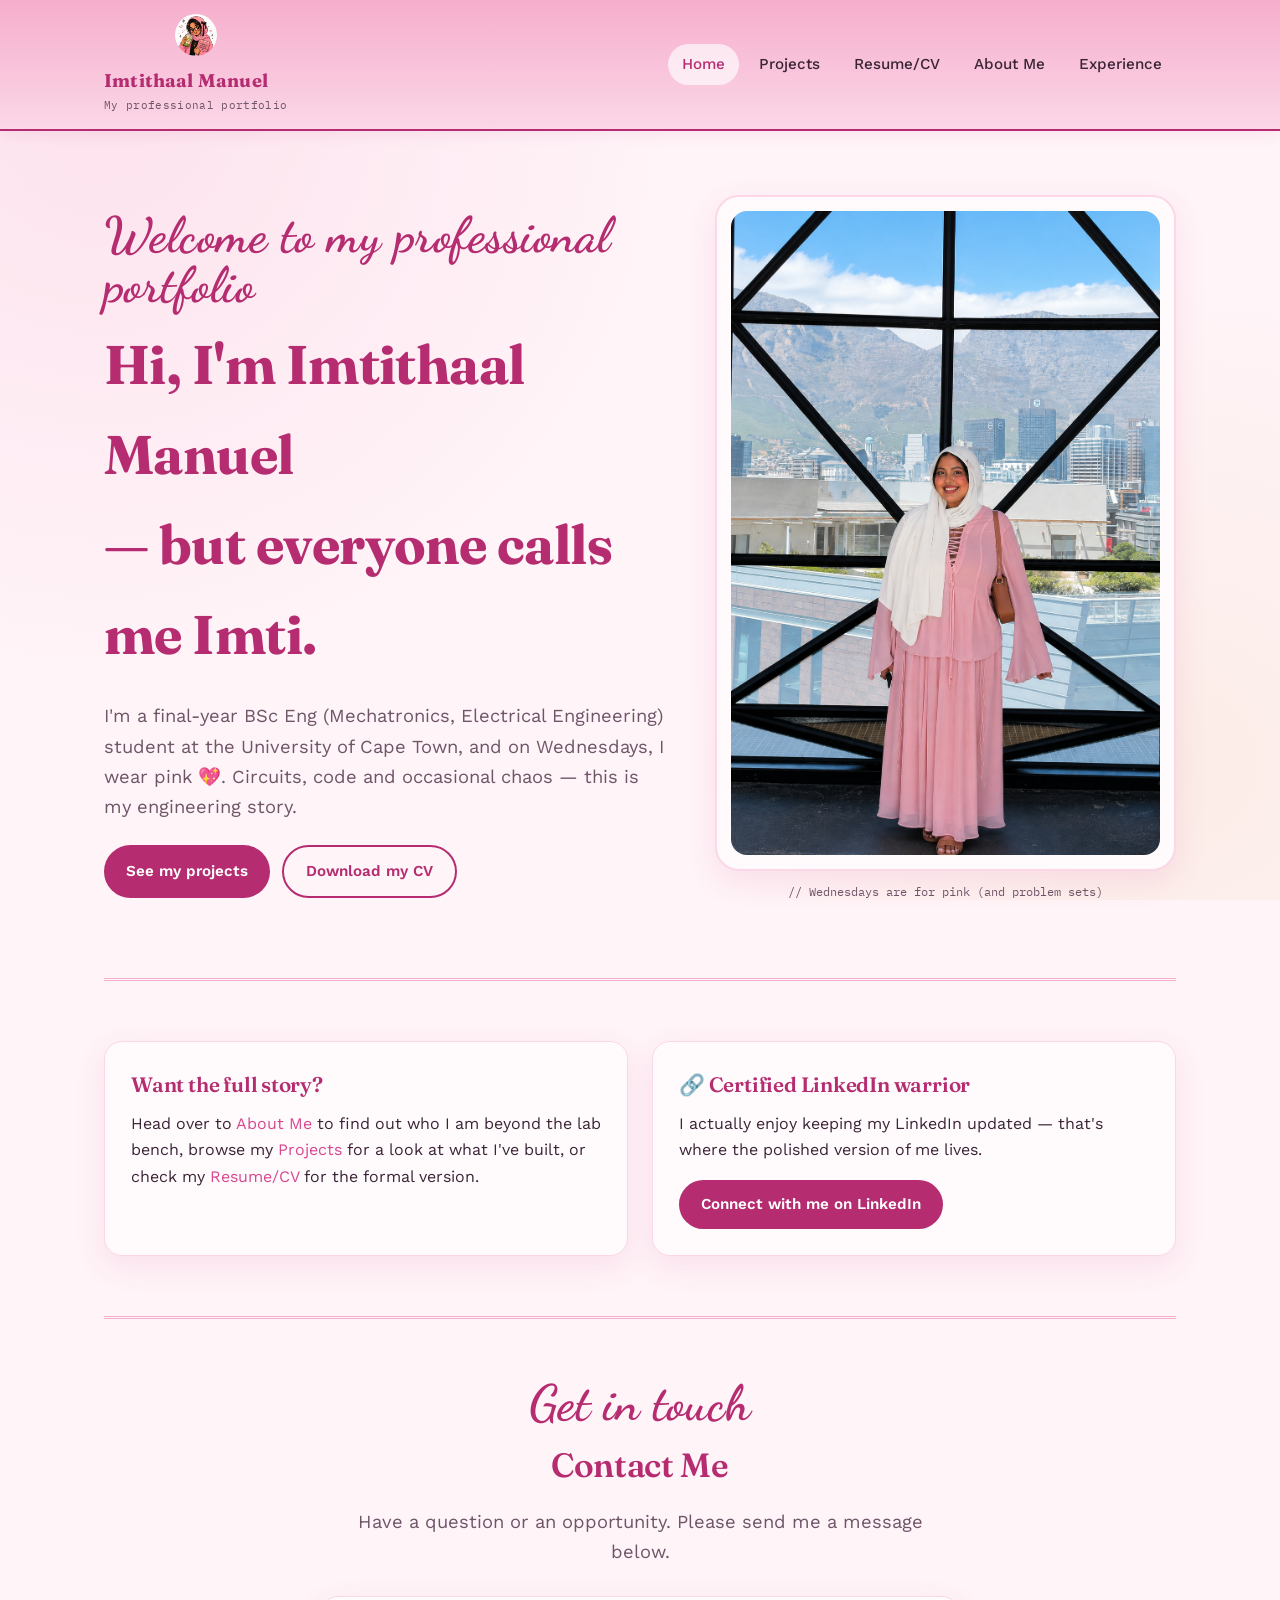
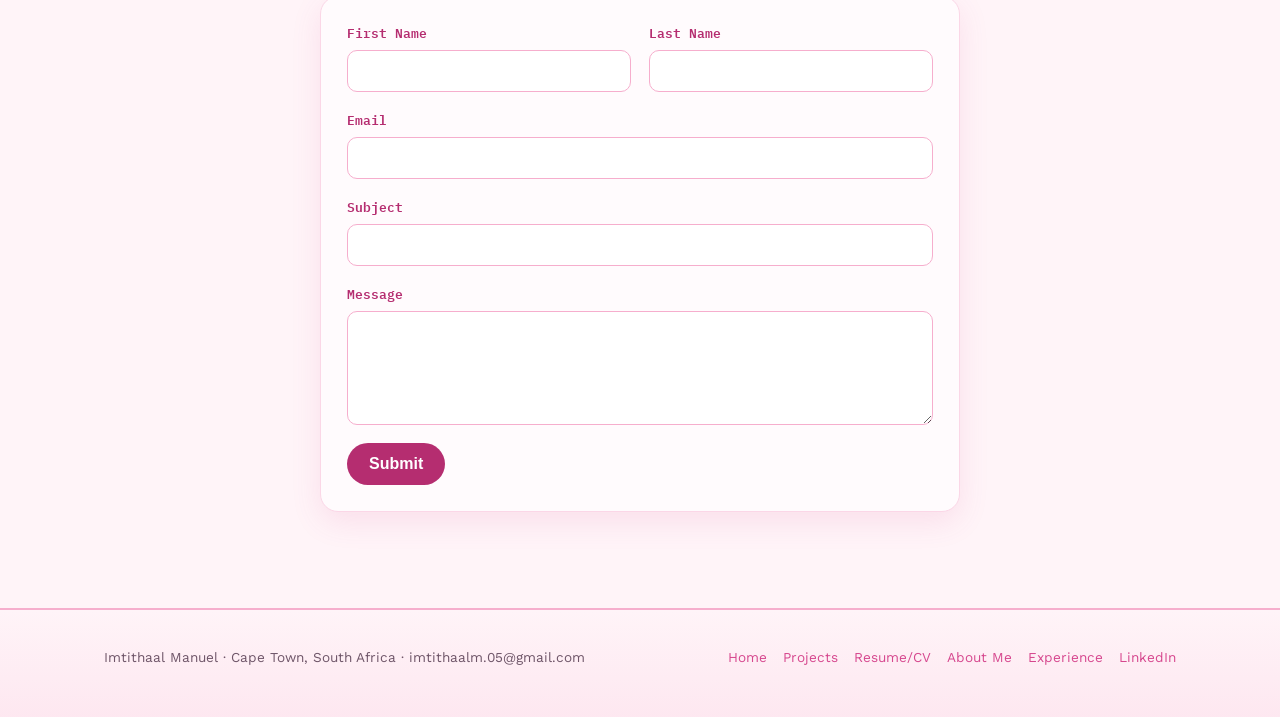
<file: index.html>
<!DOCTYPE html>
<html lang="en">
<head>
<meta charset="UTF-8">
<meta name="viewport" content="width=device-width, initial-scale=1.0">
<title>Imtithaal Manuel — Eportfolio</title>
<meta name="description" content="Imtithaal (Imti) Manuel — 4th year Mechatronics Engineering student at UCT. Eportfolio of projects, experience and CV.">
<link rel="icon" href="data:image/svg+xml,%3Csvg xmlns='http://www.w3.org/2000/svg' viewBox='0 0 100 100'%3E%3Ccircle cx='50' cy='50' r='45' fill='%23f6aecd'/%3E%3Ccircle cx='50' cy='50' r='16' fill='%23d6478e'/%3E%3C/svg%3E">
<link rel="stylesheet" href="style.css">

</head>
<body>
<a class="skip-link" href="#main">Skip to content</a>

<header class="site-header">
  <nav class="nav">

    <a href="index.html" class="brand">
      <img src="images/anime.png" alt="Imtithaal Manuel" class="brand-photo">

      <span class="brand-text">
        <span class="brand-name">Imtithaal Manuel</span>
        <span class="brand-tagline">My professional portfolio</span>
      </span>
    </a>

    <input type="checkbox" id="nav-toggle" class="nav-toggle">

    <label for="nav-toggle" class="hamburger" aria-label="Toggle navigation">
      <span></span>
      <span></span>
      <span></span>
    </label>

    <ul class="nav-links">
      <li><a href="index.html" class="active">Home</a></li>
      <li><a href="projects.html">Projects</a></li>
      <li><a href="cv.html">Resume/CV</a></li>
      <li><a href="about.html">About Me</a></li>
      <li><a href="experience.html">Experience</a></li>
    </ul>

  </nav>
</header>

<main id="main">

  <section class="hero">
  <div class="wrap hero-grid">
    <div>
      <span class="eyebrow">Welcome to my professional portfolio</span>

      <h1>Hi, I'm Imtithaal Manuel<br>&mdash; but everyone calls me Imti.</h1>

      <p class="lede">I'm a final-year BSc Eng (Mechatronics, Electrical Engineering) student at the University of Cape Town, and on Wednesdays, I wear pink &#128150;. Circuits, code and occasional chaos &mdash; this is my engineering story.</p>

      <div class="btn-row">
        <a class="btn" href="projects.html">See my projects</a>
        <a class="btn btn-outline" href="files/Imtithaal Manuel CV.pdf" download>Download my CV</a>
      </div>
    </div>

      <div>

        <div class="hero-photo-frame">

          <img src="images/me.png" alt="Imti smiling, wearing a pink outfit">

        </div>

        <p class="hero-photo-caption">// Wednesdays are for pink (and problem sets)</p>

      </div>

    </div>

  </section>

  <div class="wrap"><div class="trace-divider"></div></div>

  <section>
    <div class="wrap">
      <div class="grid-2">
        <div class="card">
          <h3 class="mt-0">Want the full story?</h3>
          <p>Head over to <a href="about.html">About Me</a> to find out who I am beyond the lab bench, browse my <a href="projects.html">Projects</a> for a look at what I've built, or check my <a href="cv.html">Resume/CV</a> for the formal version.</p>
        </div>
        <div class="card">
          <h3 class="mt-0">&#128279; Certified LinkedIn warrior</h3>
          <p>I actually enjoy keeping my LinkedIn updated &mdash; that's where the polished version of me lives.</p>
          <a class="btn" href="https://www.linkedin.com/in/imtithaal-m-58539129a" target="_blank" rel="noopener">Connect with me on LinkedIn</a>
        </div>
      </div>
    </div>
  </section>

  <div class="wrap"><div class="trace-divider"></div></div>


<section>
  <div class="wrap">
    <div class="section-head text-center">
      <span class="eyebrow">Get in touch</span>
      <h2>Contact Me</h2>
      <p class="lede" style="margin:0 auto;">
        Have a question or an opportunity. Please send me a message below.
      </p>
    </div>

    <form class="contact-form card"
          action="https://api.web3forms.com/submit"
          method="POST">

      <!-- Web3Forms access key -->
      <input type="hidden" name="access_key" value="YOUR_ACCESS_KEY">

      <!-- Email settings -->
      <input type="hidden" name="subject" value="New message from your portfolio">
      <input type="hidden" name="from_name" value="Portfolio Contact Form">

      <!-- Honeypot spam protection -->
      <input type="checkbox" name="botcheck" class="hidden" style="display:none;">

      <div class="form-row">
        <div class="form-field">
          <label for="first-name">First Name</label>
          <input type="text" id="first-name" name="First Name" required>
        </div>

        <div class="form-field">
          <label for="last-name">Last Name</label>
          <input type="text" id="last-name" name="Last Name" required>
        </div>
      </div>

      <div class="form-field">
        <label for="email">Email</label>
        <input type="email" id="email" name="Email" required>
      </div>

      <div class="form-field">
        <label for="subject-input">Subject</label>
        <input type="text" id="subject-input" name="Subject" required>
      </div>

      <div class="form-field">
        <label for="message">Message</label>
        <textarea id="message" name="Message" rows="5" required></textarea>
      </div>

      <button type="submit" class="btn">Submit</button>

    </form>
  </div>
</section>



</main>

<footer class="site-footer">
  <div class="wrap footer-inner">
    <p>Imtithaal Manuel &middot; Cape Town, South Africa &middot; imtithaalm.05@gmail.com</p>
    <div class="footer-links">
      <a href="index.html">Home</a>
      <a href="projects.html">Projects</a>
      <a href="cv.html">Resume/CV</a>
      <a href="about.html">About Me</a>
      <a href="experience.html">Experience</a>
      <a href="https://www.linkedin.com/in/imtithaal-m-58539129a" target="_blank" rel="noopener">LinkedIn</a>
    </div>
  </div>
</footer>

</body>
</html>
</file>
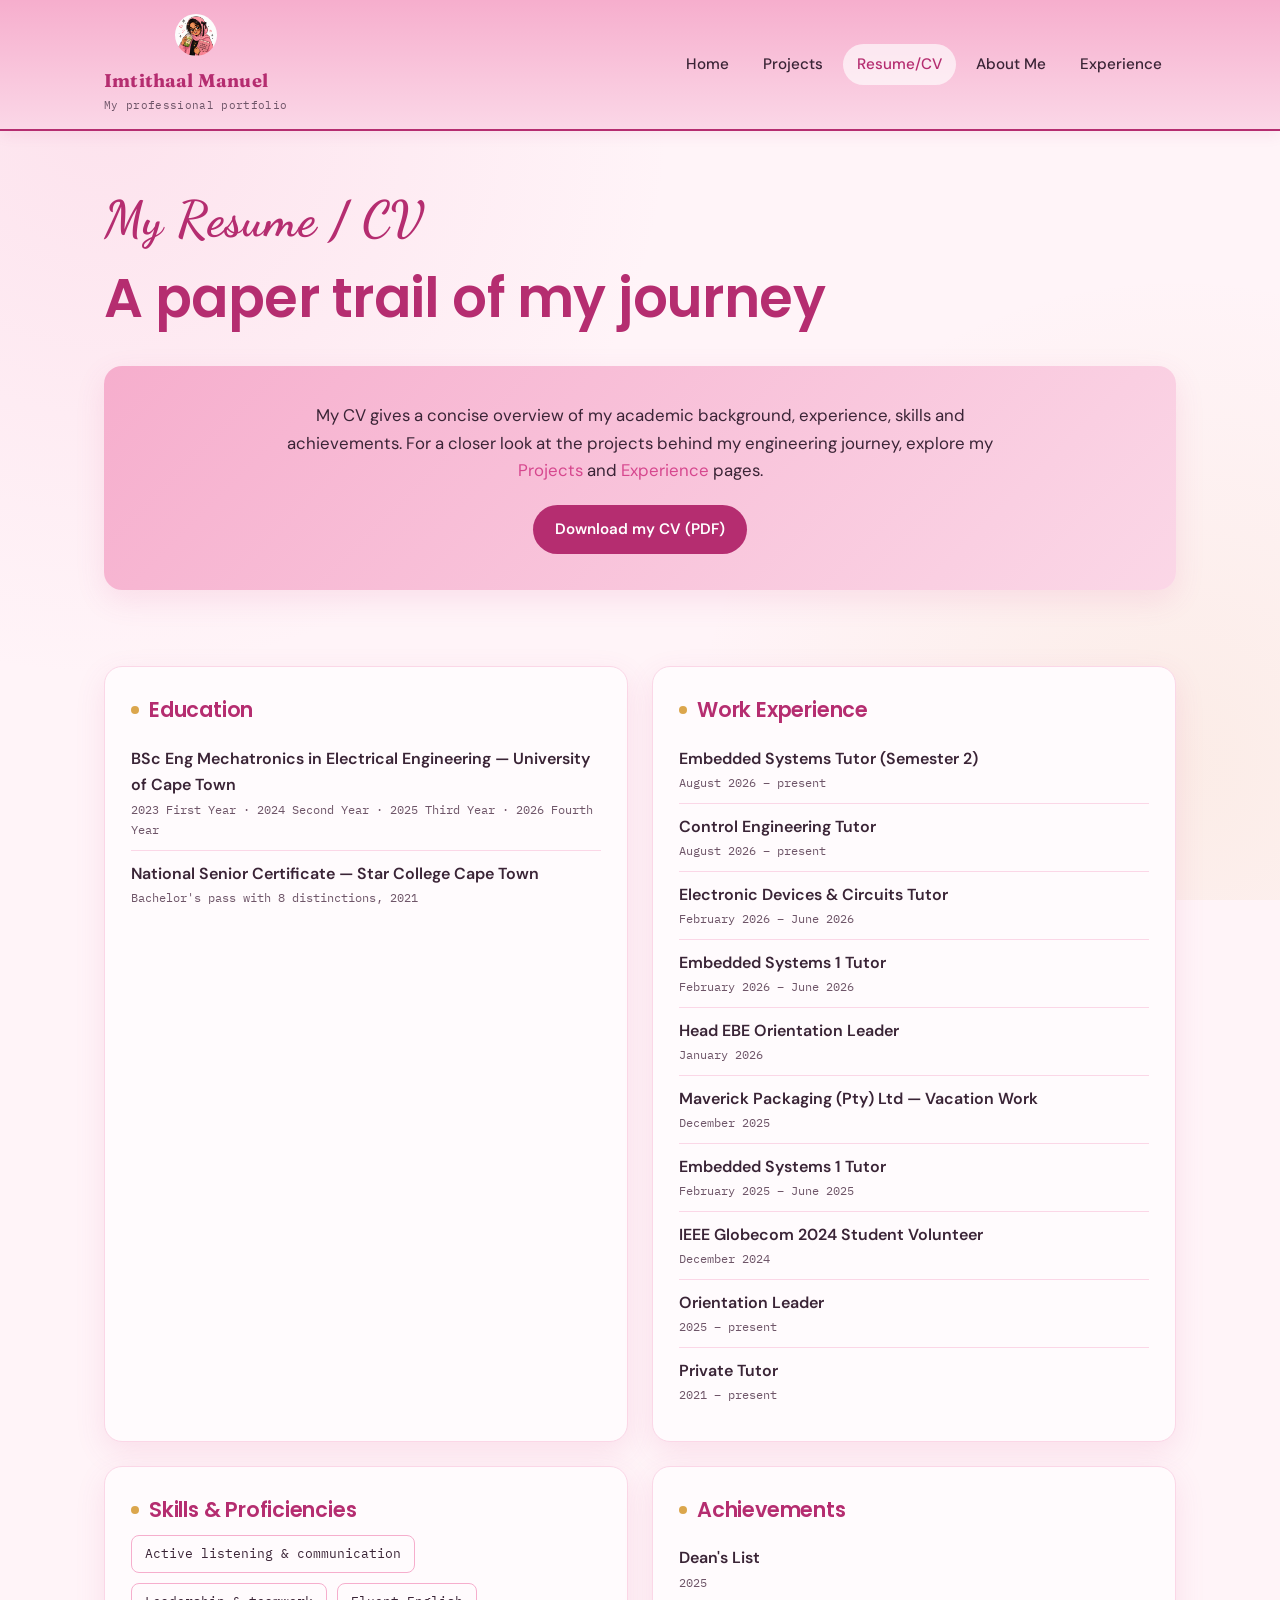
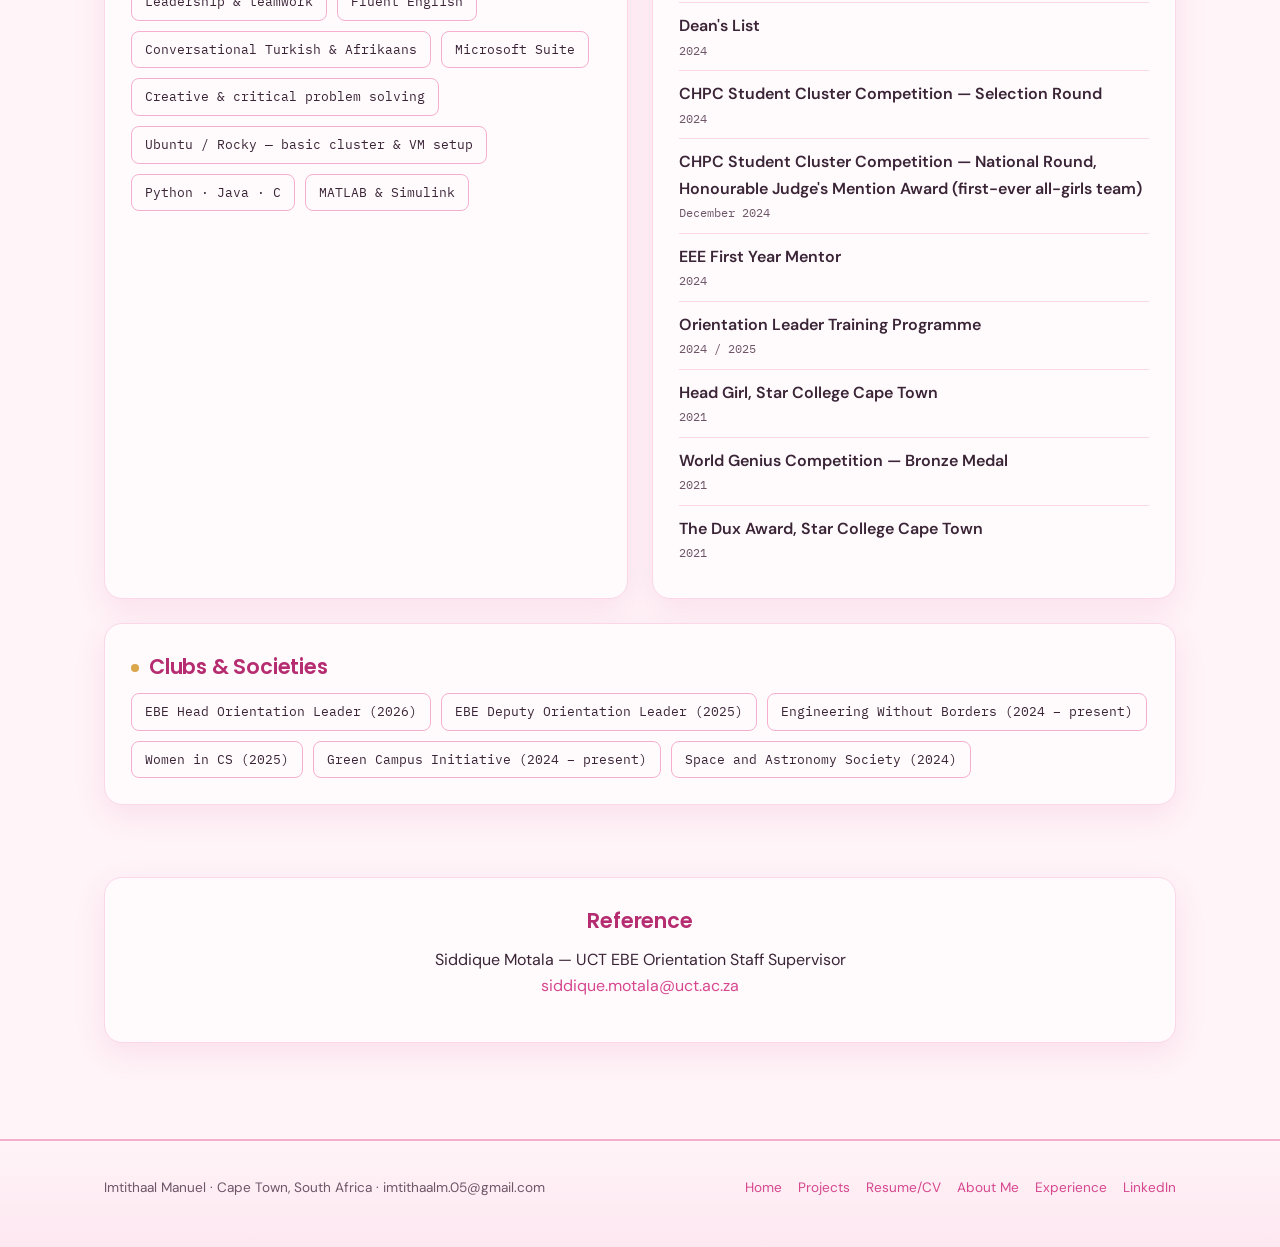
<file: cv.html>
<!DOCTYPE html>
<html lang="en">
<head>
<meta charset="UTF-8">
<meta name="viewport" content="width=device-width, initial-scale=1.0">

<title>Resume/CV — Imtithaal Manuel</title>

<meta name="description" content="Download Imti Manuel's CV and browse her education, experience, skills and achievements.">

<link rel="icon" href="data:image/svg+xml,%3Csvg xmlns='http://www.w3.org/2000/svg' viewBox='0 0 100 100'%3E%3Ccircle cx='50' cy='50' r='45' fill='%23f6aecd'/%3E%3Ccircle cx='50' cy='50' r='16' fill='%23d6478e'/%3E%3C/svg%3E">

<link rel="stylesheet" href="style.css">

<link rel="stylesheet" href="https://fonts.googleapis.com/css2?family=Poppins:wght@500;600;700&family=DM+Sans:wght@400;500;600&display=swap">

</head>

<body class="resume-page">

<a class="skip-link" href="#main">
  Skip to content
</a>


<!-- ================= HEADER ================= -->

<header class="site-header">

  <nav class="nav">

    <a href="index.html" class="brand">

      <img
        src="images/anime.png"
        alt="Imtithaal Manuel"
        class="brand-photo"
      >

      <span class="brand-text">

        <span class="brand-name">
          Imtithaal Manuel
        </span>

        <span class="brand-tagline">
          My professional portfolio
        </span>

      </span>

    </a>


    <input
      type="checkbox"
      id="nav-toggle"
      class="nav-toggle"
    >

    <label
      for="nav-toggle"
      class="hamburger"
      aria-label="Toggle navigation"
    >

      <span></span>
      <span></span>
      <span></span>

    </label>


    <ul class="nav-links">

      <li>
        <a href="index.html">
          Home
        </a>
      </li>

      <li>
        <a href="projects.html">
          Projects
        </a>
      </li>

      <li>
        <a href="cv.html" class="active">
          Resume/CV
        </a>
      </li>

      <li>
        <a href="about.html">
          About Me
        </a>
      </li>

      <li>
        <a href="experience.html">
          Experience
        </a>
      </li>

    </ul>

  </nav>

</header>


<!-- ================= MAIN ================= -->

<main id="main">


  <!-- ================= HERO ================= -->

  <section
    class="hero"
    style="padding-bottom:0;"
  >

    <div class="wrap">

      <span class="eyebrow">
        My Resume / CV
      </span>

      <h1>
        A paper trail of my journey
      </h1>

    </div>

  </section>


  <!-- ================= INTRO ================= -->

  <div class="wrap">

    <div class="resume-intro">

      <p>
        My CV gives a concise overview of my academic background,
        experience, skills and achievements. For a closer look at the
        projects behind my engineering journey, explore my
        <a href="projects.html">Projects</a>
        and
        <a href="experience.html">Experience</a>
        pages.
      </p>


      <a
        class="btn"
        href="files/Imtithaal Manuel CV.pdf"
        download
      >
        Download my CV (PDF)
      </a>

    </div>

  </div>


  <!-- ================= CV CONTENT ================= -->

  <section>

    <div class="wrap">

      <div class="cv-grid">


        <!-- ================= EDUCATION ================= -->

        <div class="card cv-block">

          <h3>
            Education
          </h3>

          <ul class="cv-list">

            <li>

              <div class="cv-role">
                BSc Eng Mechatronics in Electrical Engineering
                &mdash; University of Cape Town
              </div>

              <div class="cv-date">
                2023 First Year &middot;
                2024 Second Year &middot;
                2025 Third Year &middot;
                2026 Fourth Year
              </div>

            </li>


            <li>

              <div class="cv-role">
                National Senior Certificate
                &mdash; Star College Cape Town
              </div>

              <div class="cv-date">
                Bachelor's pass with 8 distinctions, 2021
              </div>

            </li>

          </ul>

        </div>


        <!-- ================= WORK EXPERIENCE ================= -->

        <div class="card cv-block">

          <h3>
            Work Experience
          </h3>

          <ul class="cv-list">

            <li>
              <div class="cv-role">
                Embedded Systems Tutor (Semester 2)
              </div>

              <div class="cv-date">
                August 2026 &ndash; present
              </div>
            </li>


            <li>
              <div class="cv-role">
                Control Engineering Tutor
              </div>

              <div class="cv-date">
                August 2026 &ndash; present
              </div>
            </li>


            <li>
              <div class="cv-role">
                Electronic Devices &amp; Circuits Tutor
              </div>

              <div class="cv-date">
                February 2026 &ndash; June 2026
              </div>
            </li>


            <li>
              <div class="cv-role">
                Embedded Systems 1 Tutor
              </div>

              <div class="cv-date">
                February 2026 &ndash; June 2026
              </div>
            </li>


            <li>
              <div class="cv-role">
                Head EBE Orientation Leader
              </div>

              <div class="cv-date">
                January 2026
              </div>
            </li>


            <li>
              <div class="cv-role">
                Maverick Packaging (Pty) Ltd &mdash; Vacation Work
              </div>

              <div class="cv-date">
                December 2025
              </div>
            </li>


            <li>
              <div class="cv-role">
                Embedded Systems 1 Tutor
              </div>

              <div class="cv-date">
                February 2025 &ndash; June 2025
              </div>
            </li>


            <li>
              <div class="cv-role">
                IEEE Globecom 2024 Student Volunteer
              </div>

              <div class="cv-date">
                December 2024
              </div>
            </li>


            <li>
              <div class="cv-role">
                Orientation Leader
              </div>

              <div class="cv-date">
                2025 &ndash; present
              </div>
            </li>


            <li>
              <div class="cv-role">
                Private Tutor
              </div>

              <div class="cv-date">
                2021 &ndash; present
              </div>
            </li>

          </ul>

        </div>


        <!-- ================= SKILLS ================= -->

        <div class="card cv-block">

          <h3>
            Skills &amp; Proficiencies
          </h3>

          <div class="chips">

            <span class="chip">
              Active listening &amp; communication
            </span>

            <span class="chip">
              Leadership &amp; teamwork
            </span>

            <span class="chip">
              Fluent English
            </span>

            <span class="chip">
              Conversational Turkish &amp; Afrikaans
            </span>

            <span class="chip">
              Microsoft Suite
            </span>

            <span class="chip">
              Creative &amp; critical problem solving
            </span>

            <span class="chip">
              Ubuntu / Rocky &mdash; basic cluster &amp; VM setup
            </span>

            <span class="chip">
              Python &middot; Java &middot; C
            </span>

            <span class="chip">
              MATLAB &amp; Simulink
            </span>

          </div>

        </div>


        <!-- ================= ACHIEVEMENTS ================= -->

        <div class="card cv-block">

          <h3>
            Achievements
          </h3>

          <ul class="cv-list">

            <li>
              <div class="cv-role">
                Dean's List
              </div>

              <div class="cv-date">
                2025
              </div>
            </li>


            <li>
              <div class="cv-role">
                Dean's List
              </div>

              <div class="cv-date">
                2024
              </div>
            </li>


            <li>
              <div class="cv-role">
                CHPC Student Cluster Competition &mdash;
                Selection Round
              </div>

              <div class="cv-date">
                2024
              </div>
            </li>


            <li>
              <div class="cv-role">
                CHPC Student Cluster Competition &mdash;
                National Round, Honourable Judge's Mention Award
                (first-ever all-girls team)
              </div>

              <div class="cv-date">
                December 2024
              </div>
            </li>


            <li>
              <div class="cv-role">
                EEE First Year Mentor
              </div>

              <div class="cv-date">
                2024
              </div>
            </li>


            <li>
              <div class="cv-role">
                Orientation Leader Training Programme
              </div>

              <div class="cv-date">
                2024 / 2025
              </div>
            </li>


            <li>
              <div class="cv-role">
                Head Girl, Star College Cape Town
              </div>

              <div class="cv-date">
                2021
              </div>
            </li>


            <li>
              <div class="cv-role">
                World Genius Competition &mdash; Bronze Medal
              </div>

              <div class="cv-date">
                2021
              </div>
            </li>


            <li>
              <div class="cv-role">
                The Dux Award, Star College Cape Town
              </div>

              <div class="cv-date">
                2021
              </div>
            </li>

          </ul>

        </div>


        <!-- ================= CLUBS ================= -->

        <div
          class="card cv-block"
          style="grid-column:1/-1;"
        >

          <h3>
            Clubs &amp; Societies
          </h3>

          <div class="chips">

            <span class="chip">
              EBE Head Orientation Leader (2026)
            </span>

            <span class="chip">
              EBE Deputy Orientation Leader (2025)
            </span>

            <span class="chip">
              Engineering Without Borders (2024 &ndash; present)
            </span>

            <span class="chip">
              Women in CS (2025)
            </span>

            <span class="chip">
              Green Campus Initiative (2024 &ndash; present)
            </span>

            <span class="chip">
              Space and Astronomy Society (2024)
            </span>

          </div>

        </div>


      </div>

    </div>

  </section>


  <!-- ================= REFERENCE ================= -->

  <section>

    <div class="wrap">

      <div class="card text-center">

        <h3 class="mt-0">
          Reference
        </h3>

        <p>
          Siddique Motala &mdash;
          UCT EBE Orientation Staff Supervisor
          <br>

          <a href="mailto:siddique.motala@uct.ac.za">
            siddique.motala@uct.ac.za
          </a>
        </p>

      </div>

    </div>

  </section>


</main>


<!-- ================= FOOTER ================= -->

<footer class="site-footer">

  <div class="wrap footer-inner">

    <p>
      Imtithaal Manuel &middot;
      Cape Town, South Africa &middot;
      imtithaalm.05@gmail.com
    </p>


    <div class="footer-links">

      <a href="index.html">
        Home
      </a>

      <a href="projects.html">
        Projects
      </a>

      <a href="cv.html">
        Resume/CV
      </a>

      <a href="about.html">
        About Me
      </a>

      <a href="experience.html">
        Experience
      </a>

      <a
        href="https://www.linkedin.com/in/imtithaal-m-58539129a"
        target="_blank"
        rel="noopener"
      >
        LinkedIn
      </a>

    </div>

  </div>

</footer>


</body>
</html>
</file>
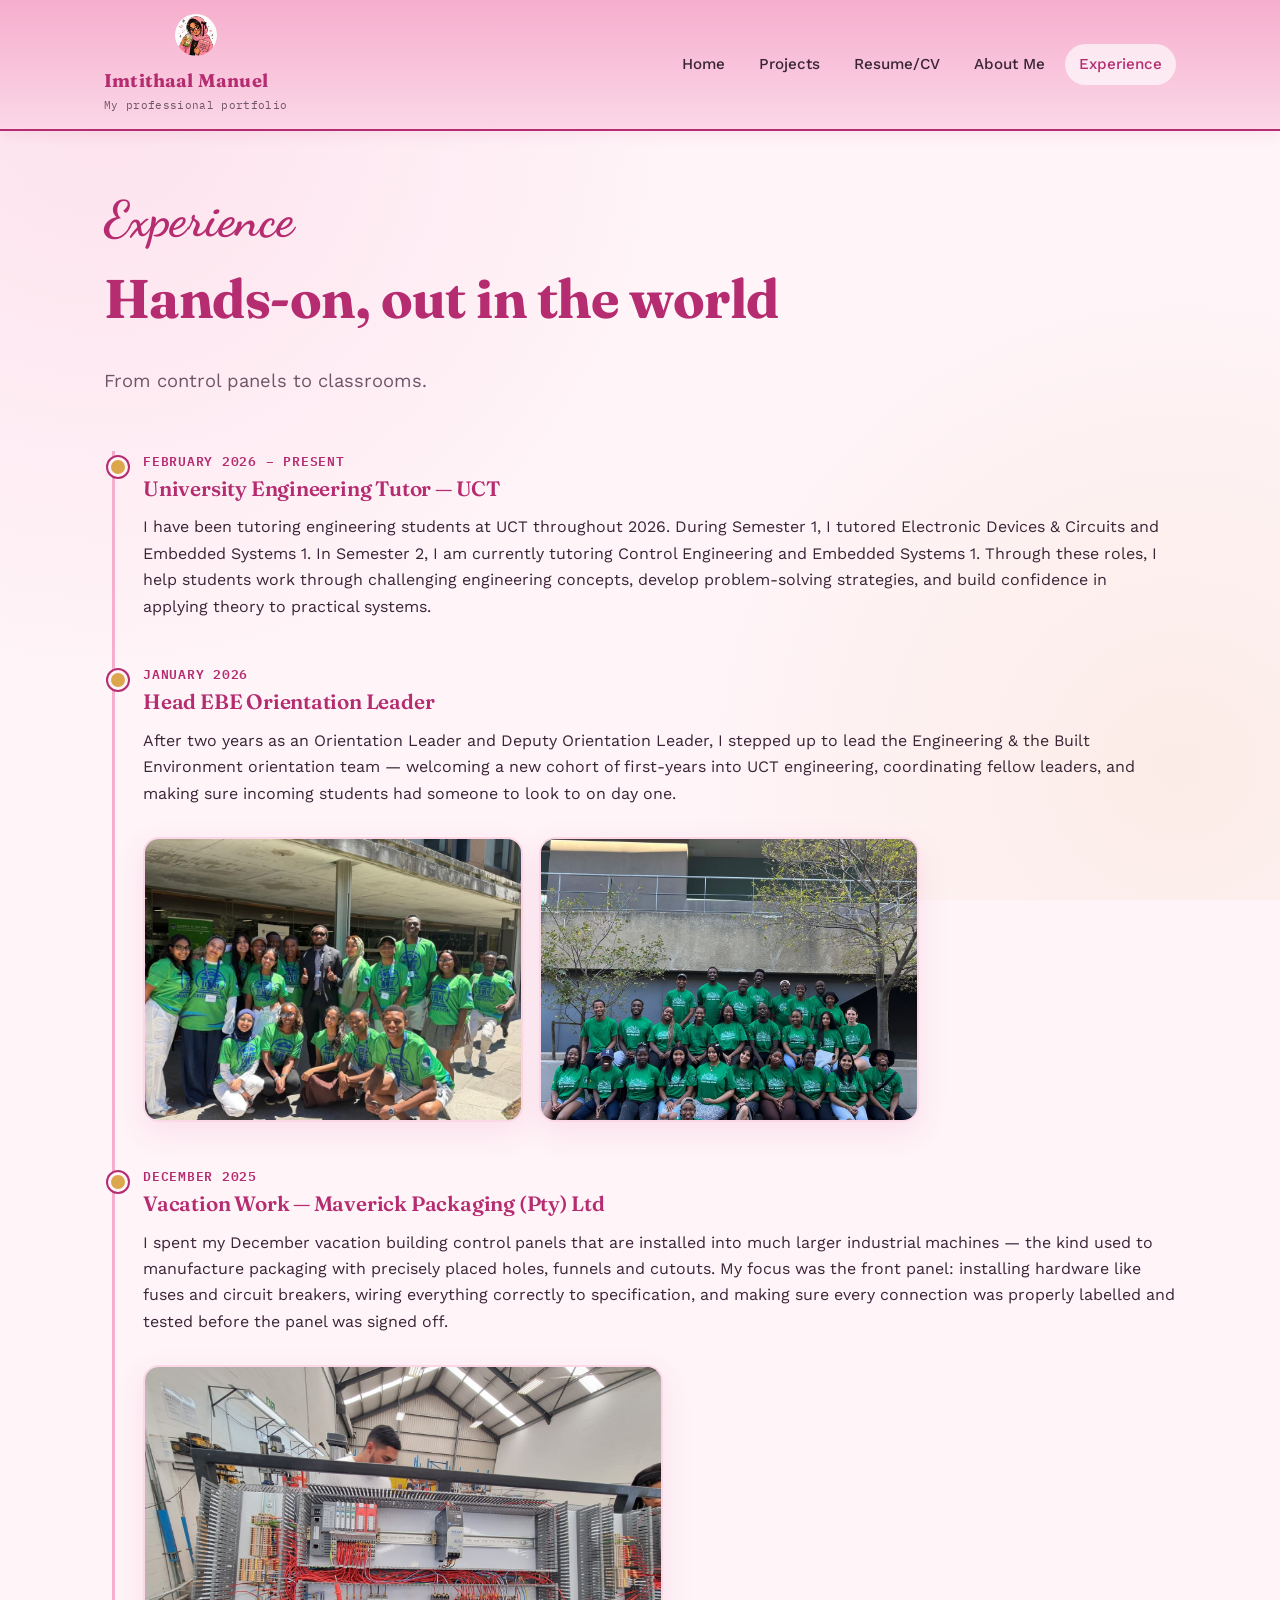
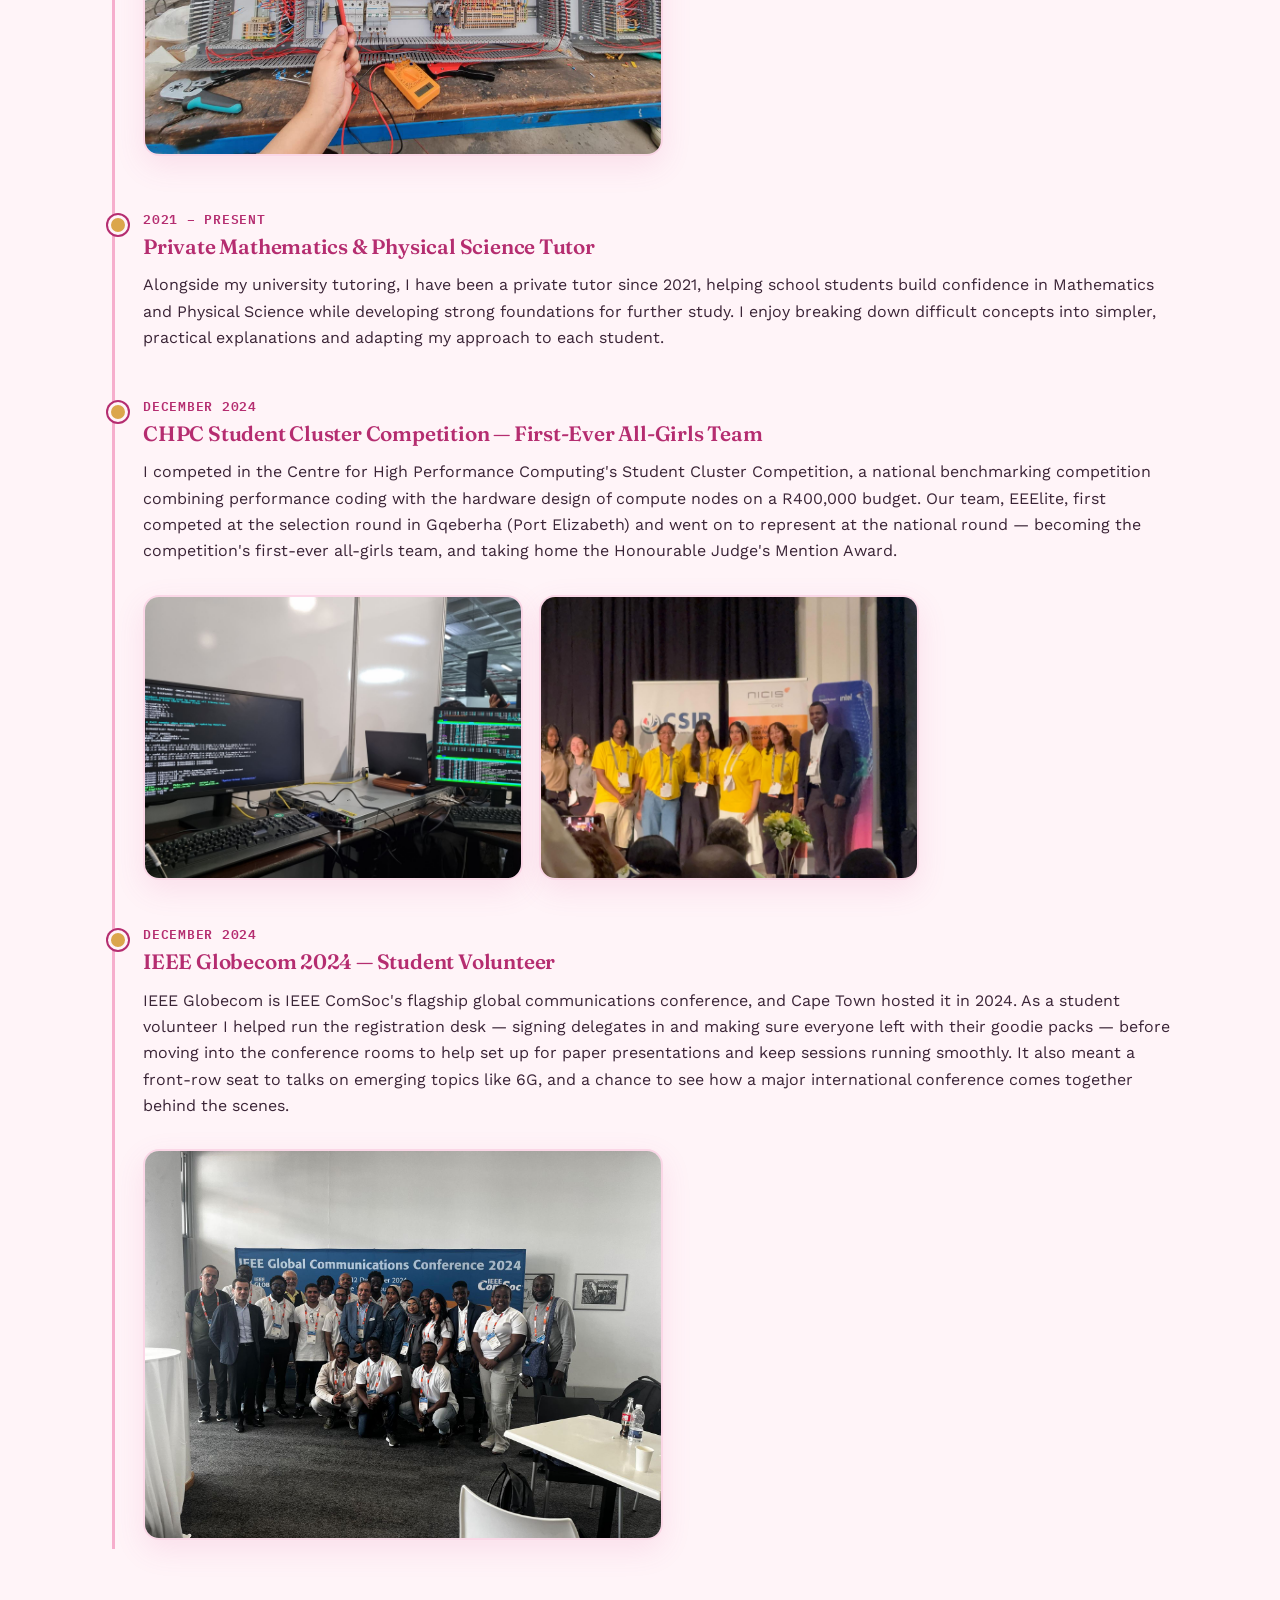
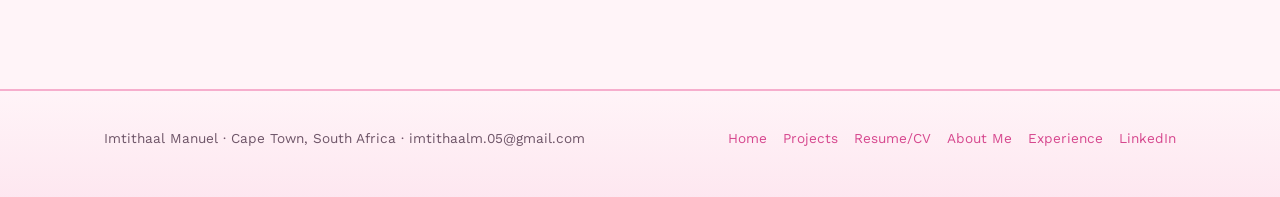
<file: experience.html>
<!DOCTYPE html>
<html lang="en">
<head>
<meta charset="UTF-8">
<meta name="viewport" content="width=device-width, initial-scale=1.0">
<title>Experience — Imtithaal Manuel</title>
<meta name="description" content="A timeline of Imti Manuel's work, volunteering, tutoring and leadership experience.">
<link rel="icon" href="data:image/svg+xml,%3Csvg xmlns='http://www.w3.org/2000/svg' viewBox='0 0 100 100'%3E%3Ccircle cx='50' cy='50' r='45' fill='%23f6aecd'/%3E%3Ccircle cx='50' cy='50' r='16' fill='%23d6478e'/%3E%3C/svg%3E">
<link rel="stylesheet" href="style.css">

</head>
<body>
<a class="skip-link" href="#main">Skip to content</a>

<header class="site-header">
  <nav class="nav">

    <a href="index.html" class="brand">
      <img src="images/anime.png" alt="Imtithaal Manuel" class="brand-photo">

      <span class="brand-text">
        <span class="brand-name">Imtithaal Manuel</span>
        <span class="brand-tagline">My professional portfolio</span>
      </span>
    </a>

    <input type="checkbox" id="nav-toggle" class="nav-toggle">

    <label for="nav-toggle" class="hamburger" aria-label="Toggle navigation">
      <span></span>
      <span></span>
      <span></span>
    </label>

    <ul class="nav-links">
      <li><a href="index.html">Home</a></li>
      <li><a href="projects.html">Projects</a></li>
      <li><a href="cv.html">Resume/CV</a></li>
      <li><a href="about.html">About Me</a></li>
      <li><a href="experience.html" class="active">Experience</a></li>
    </ul>

  </nav>
</header>

<main id="main">

  <section class="hero" style="padding-bottom:0;">
    <div class="wrap">
      <span class="eyebrow">Experience</span>
      <h1>Hands-on, out in the world</h1>
      <p class="lede">From control panels to classrooms.</p>
    </div>
  </section>

  <section>
    <div class="wrap">
      <div class="timeline">

        <!-- CURRENT UCT TUTORING -->
        <div class="timeline-item">
          <div class="timeline-date">February 2026 &ndash; present</div>
          <h3>University Engineering Tutor &mdash; UCT</h3>
          <p>
            I have been tutoring engineering students at UCT throughout 2026. During
            Semester 1, I tutored Electronic Devices &amp; Circuits and Embedded
            Systems 1. In Semester 2, I am currently tutoring Control Engineering and
            Embedded Systems 1. Through these roles, I help students work through
            challenging engineering concepts, develop problem-solving strategies, and
            build confidence in applying theory to practical systems.
          </p>
        </div>

        <!-- HEAD ORIENTATION LEADER -->
        <div class="timeline-item">
          <div class="timeline-date">January 2026</div>
          <h3>Head EBE Orientation Leader</h3>
          <p>
            After two years as an Orientation Leader and Deputy Orientation
            Leader, I stepped up to lead the Engineering &amp; the Built
            Environment orientation team &mdash; welcoming a new cohort of
            first-years into UCT engineering, coordinating fellow leaders, and
            making sure incoming students had someone to look to on day one.
          </p>

          <div class="img-row">
            <img src="images/ol-2026.jpg"
                 alt="Imti and fellow orientation leaders posing outside the EBE building at UCT">

            <img src="images/ol-2025.jpg"
                 alt="A large group of orientation leaders in green shirts sitting together on campus steps">
          </div>
        </div>

        <!-- VACATION WORK -->
        <div class="timeline-item">
          <div class="timeline-date">December 2025</div>
          <h3>Vacation Work &mdash; Maverick Packaging (Pty) Ltd</h3>
          <p>
            I spent my December vacation building control panels that are
            installed into much larger industrial machines &mdash; the kind
            used to manufacture packaging with precisely placed holes, funnels
            and cutouts. My focus was the front panel: installing hardware
            like fuses and circuit breakers, wiring everything correctly to
            specification, and making sure every connection was properly
            labelled and tested before the panel was signed off.
          </p>

          <img src="images/vacation-work-maverick.jpg"
               alt="An industrial control panel with rows of wiring, breakers and terminal blocks, with a multimeter being used to test connections">
        </div>

        <!-- PRIVATE TUTORING -->
        <div class="timeline-item">
          <div class="timeline-date">2021 &ndash; present</div>
          <h3>Private Mathematics &amp; Physical Science Tutor</h3>
          <p>
            Alongside my university tutoring, I have been a private tutor since
            2021, helping school students build confidence in Mathematics and
            Physical Science while developing strong foundations for further
            study. I enjoy breaking down difficult concepts into simpler,
            practical explanations and adapting my approach to each student.
          </p>
        </div>

        <!-- CHPC -->
        <div class="timeline-item">
          <div class="timeline-date">December 2024</div>
          <h3>CHPC Student Cluster Competition &mdash; First-Ever All-Girls Team</h3>
          <p>
            I competed in the Centre for High Performance Computing's Student
            Cluster Competition, a national benchmarking competition combining
            performance coding with the hardware design of compute nodes on a
            R400,000 budget. Our team, EEElite, first competed at the selection
            round in Gqeberha (Port Elizabeth) and went on to represent at the
            national round &mdash; becoming the competition's first-ever
            all-girls team, and taking home the Honourable Judge's Mention
            Award.
          </p>

          <div class="img-row">
            <img src="images/chpc-competition.jpg"
                 alt="Imti and teammates working at a bank of computers during the CHPC selection round">

            <img src="images/chpc-nationals.jpg"
                 alt="The EEElite team on stage at the CHPC national round with sponsor banners in the background">
          </div>
        </div>

        <!-- IEEE GLOBECOM -->
        <div class="timeline-item">
          <div class="timeline-date">December 2024</div>
          <h3>IEEE Globecom 2024 &mdash; Student Volunteer</h3>
          <p>
            IEEE Globecom is IEEE ComSoc's flagship global communications
            conference, and Cape Town hosted it in 2024. As a student volunteer
            I helped run the registration desk &mdash; signing delegates in and
            making sure everyone left with their goodie packs &mdash; before
            moving into the conference rooms to help set up for paper
            presentations and keep sessions running smoothly. It also meant a
            front-row seat to talks on emerging topics like 6G, and a chance to
            see how a major international conference comes together behind the
            scenes.
          </p>

          <img src="images/ieee-group-photo.jpg"
               alt="A large group of IEEE Globecom 2024 volunteers and organisers posing together in front of the conference banner">
        </div>

      </div>
    </div>
  </section>

</main>

<footer class="site-footer">
  <div class="wrap footer-inner">

    <p>
      Imtithaal Manuel &middot; Cape Town, South Africa
      &middot; imtithaalm.05@gmail.com
    </p>

    <div class="footer-links">
      <a href="index.html">Home</a>
      <a href="projects.html">Projects</a>
      <a href="cv.html">Resume/CV</a>
      <a href="about.html">About Me</a>
      <a href="experience.html">Experience</a>
      <a href="https://www.linkedin.com/in/imtithaal-m-58539129a"
         target="_blank"
         rel="noopener">LinkedIn</a>
    </div>

  </div>
</footer>

</body>
</html>
</file>
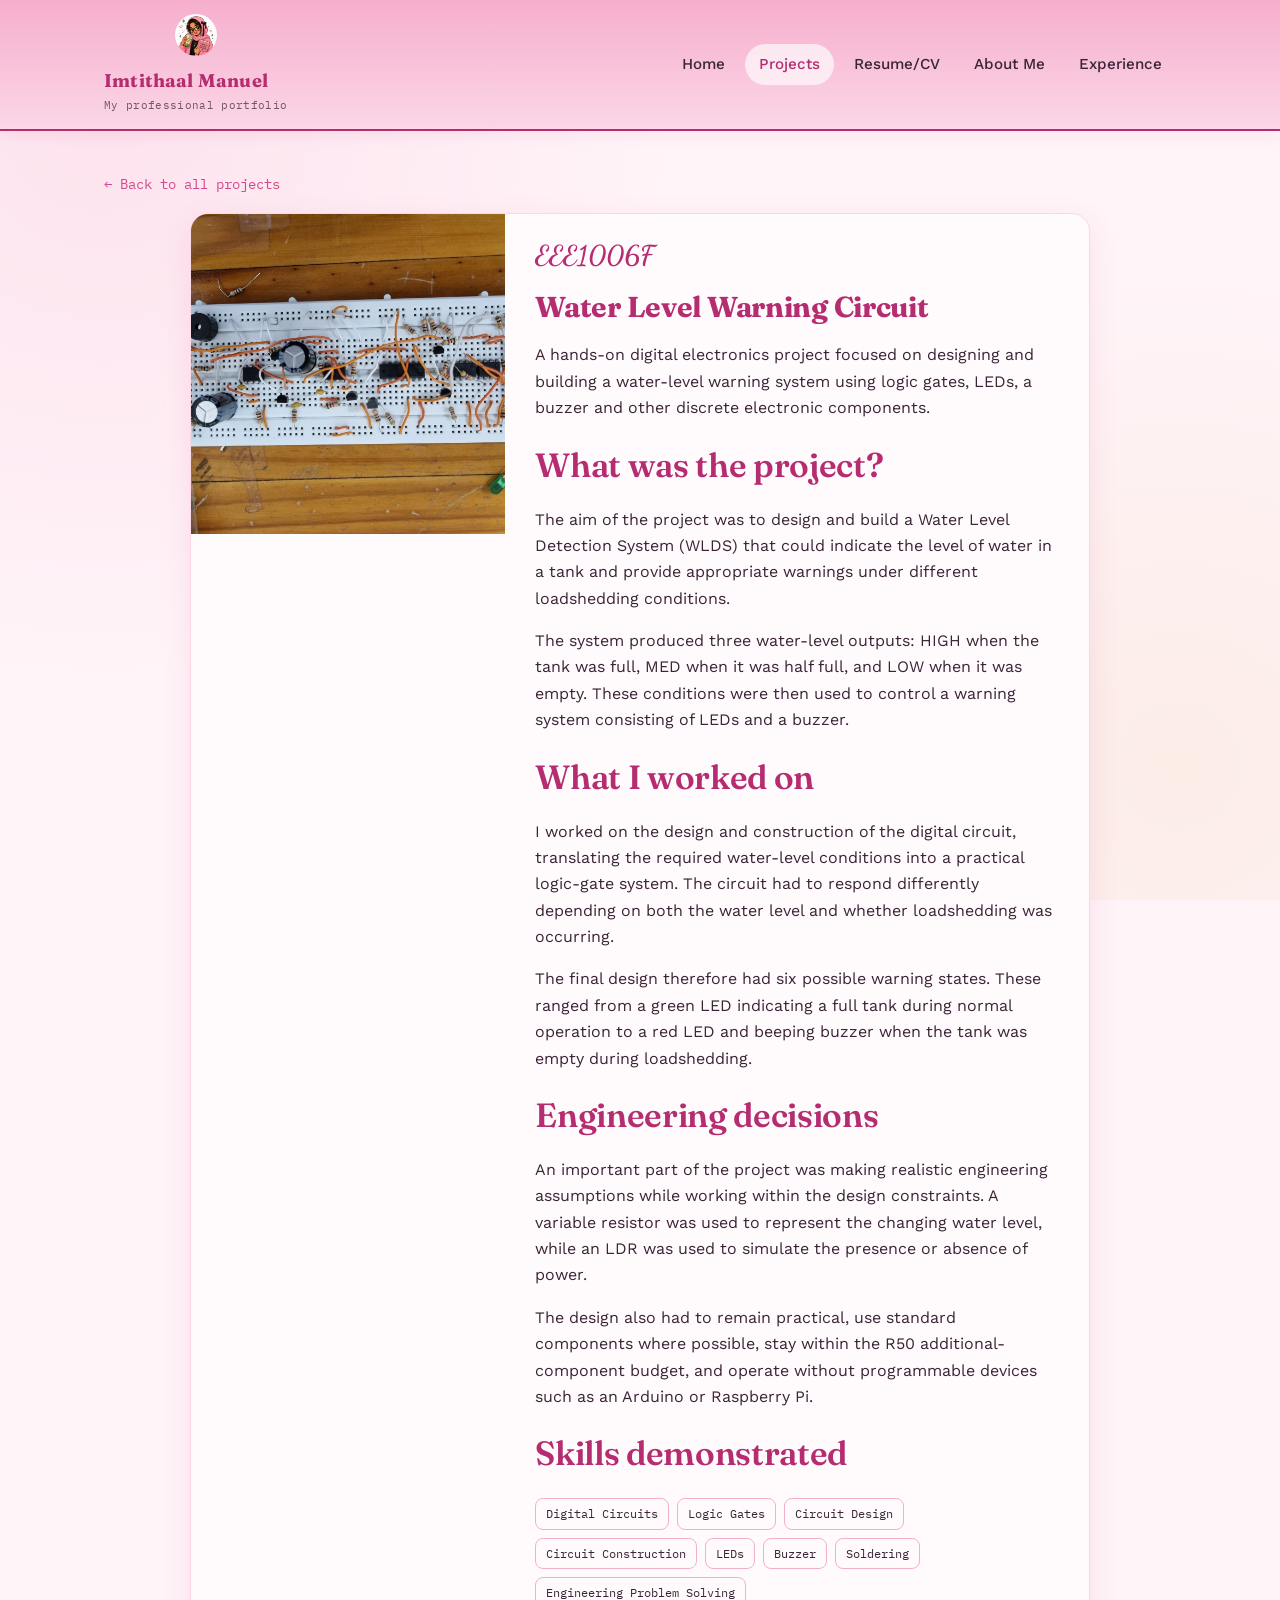
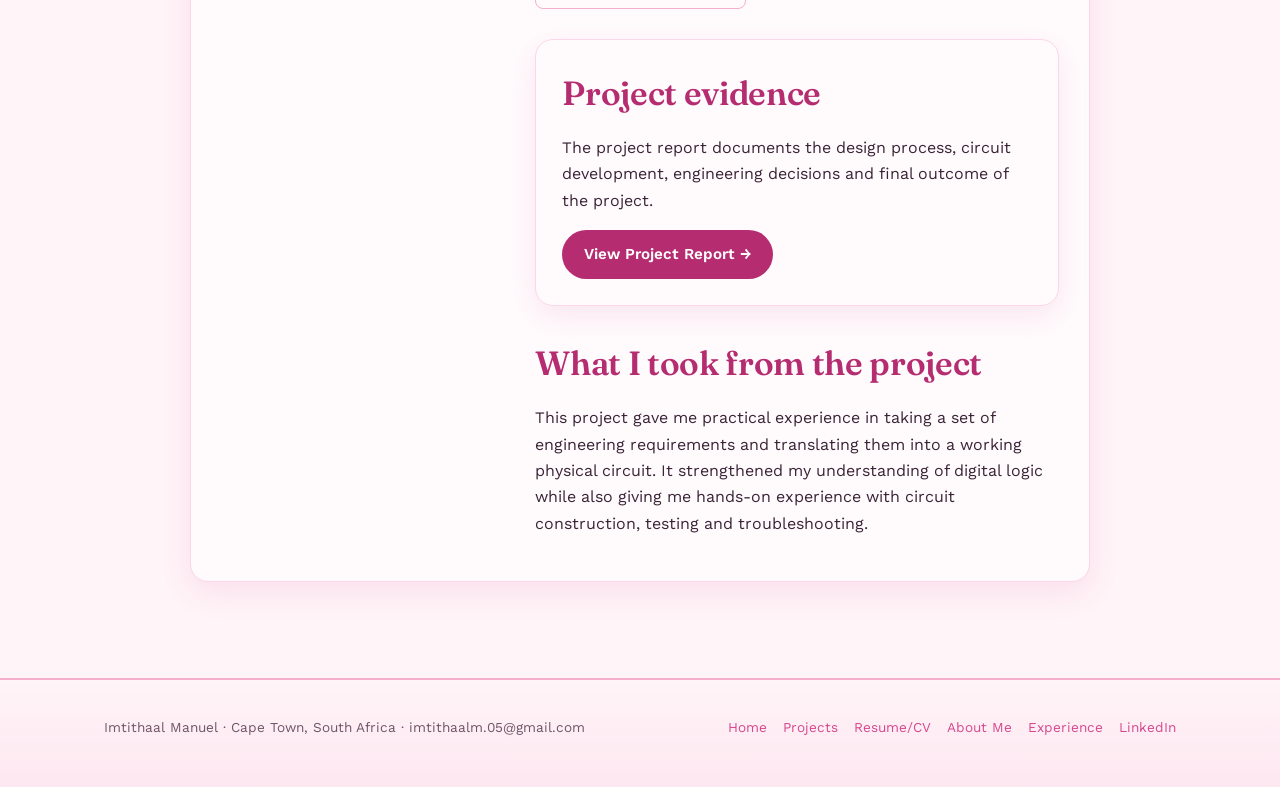
<file: project-eee1006f.html>
<!DOCTYPE html>
<html lang="en">
<head>
<meta charset="UTF-8">
<meta name="viewport" content="width=device-width, initial-scale=1.0">

<title>EEE1006F — Water Level Warning Circuit — Imtithaal Manuel</title>

<meta name="description" content="EEE1006F Water Level Warning Circuit — a digital circuit project by Imtithaal Manuel at UCT.">

<link rel="icon" href="data:image/svg+xml,%3Csvg xmlns='http://www.w3.org/2000/svg' viewBox='0 0 100 100'%3E%3Ccircle cx='50' cy='50' r='45' fill='%23f6aecd'/%3E%3Ccircle cx='50' cy='50' r='16' fill='%23d6478e'/%3E%3C/svg%3E">

<link rel="stylesheet" href="style.css">

</head>

<body>

<a class="skip-link" href="#main">Skip to content</a>


<!-- ================= HEADER ================= -->

<header class="site-header">

  <nav class="nav">

    <a href="index.html" class="brand">

      <img
        src="images/anime.png"
        alt="Imtithaal Manuel"
        class="brand-photo"
      >

      <span class="brand-text">

        <span class="brand-name">
          Imtithaal Manuel
        </span>

        <span class="brand-tagline">
          My professional portfolio
        </span>

      </span>

    </a>


    <input
      type="checkbox"
      id="nav-toggle"
      class="nav-toggle"
    >

    <label
      for="nav-toggle"
      class="hamburger"
      aria-label="Toggle navigation"
    >

      <span></span>
      <span></span>
      <span></span>

    </label>


    <ul class="nav-links">

      <li>
        <a href="index.html">
          Home
        </a>
      </li>

      <li>
        <a href="projects.html" class="active">
          Projects
        </a>
      </li>

      <li>
        <a href="cv.html">
          Resume/CV
        </a>
      </li>

      <li>
        <a href="about.html">
          About Me
        </a>
      </li>

      <li>
        <a href="experience.html">
          Experience
        </a>
      </li>

    </ul>

  </nav>

</header>


<!-- ================= MAIN CONTENT ================= -->

<main id="main">

  <section style="padding-top:40px;">

    <div class="wrap">


      <!-- BACK BUTTON -->

      <a
        class="detail-back"
        href="projects.html"
      >
        &larr; Back to all projects
      </a>


      <article class="project-detail">


        <!-- ================= PROJECT IMAGE ================= -->

        <img
          src="images/circuit.jpg"
          alt="Water level warning circuit built for the EEE1006F project"
        >


        <div class="project-detail-body">


          <!-- MODULE BADGE -->

          <span class="ic-badge">
            EEE1006F
          </span>


          <!-- PROJECT TITLE -->

          <h1 style="font-size:1.8rem;">
            Water Level Warning Circuit
          </h1>


          <!-- ================= INTRODUCTION ================= -->

          <p>
            A hands-on digital electronics project focused on designing
            and building a water-level warning system using logic gates,
            LEDs, a buzzer and other discrete electronic components.
          </p>


          <!-- ================= PROJECT OVERVIEW ================= -->

          <h2>
            What was the project?
          </h2>

          <p>
            The aim of the project was to design and build a Water Level
            Detection System (WLDS) that could indicate the level of water
            in a tank and provide appropriate warnings under different
            loadshedding conditions.
          </p>

          <p>
            The system produced three water-level outputs: HIGH when the
            tank was full, MED when it was half full, and LOW when it was
            empty. These conditions were then used to control a warning
            system consisting of LEDs and a buzzer.
          </p>


          <!-- ================= MY WORK ================= -->

          <h2>
            What I worked on
          </h2>

          <p>
            I worked on the design and construction of the digital circuit,
            translating the required water-level conditions into a practical
            logic-gate system. The circuit had to respond differently
            depending on both the water level and whether loadshedding
            was occurring.
          </p>

          <p>
            The final design therefore had six possible warning states.
            These ranged from a green LED indicating a full tank during
            normal operation to a red LED and beeping buzzer when the tank
            was empty during loadshedding.
          </p>


          <!-- ================= ENGINEERING DECISIONS ================= -->

          <h2>
            Engineering decisions
          </h2>

          <p>
            An important part of the project was making realistic
            engineering assumptions while working within the design
            constraints. A variable resistor was used to represent the
            changing water level, while an LDR was used to simulate the
            presence or absence of power.
          </p>

          <p>
            The design also had to remain practical, use standard
            components where possible, stay within the R50
            additional-component budget, and operate without programmable
            devices such as an Arduino or Raspberry Pi.
          </p>


          <!-- ================= SKILLS ================= -->

          <h2>
            Skills demonstrated
          </h2>

          <div class="project-tools">

            <span class="chip">
              Digital Circuits
            </span>

            <span class="chip">
              Logic Gates
            </span>

            <span class="chip">
              Circuit Design
            </span>

            <span class="chip">
              Circuit Construction
            </span>

            <span class="chip">
              LEDs
            </span>

            <span class="chip">
              Buzzer
            </span>

            <span class="chip">
              Soldering
            </span>

            <span class="chip">
              Engineering Problem Solving
            </span>

          </div>


          <!-- ================= PROJECT EVIDENCE ================= -->

          <div
            class="card"
            style="margin-top:30px;"
          >

            <h2>
              Project evidence
            </h2>

            <p>
              The project report documents the design process, circuit
              development, engineering decisions and final outcome of
              the project.
            </p>

            <a
              class="btn"
              href="reports/EEE1006F.pdf"
              target="_blank"
              rel="noopener"
            >
              View Project Report &rarr;
            </a>

          </div>


          <!-- ================= REFLECTION ================= -->

          <h2 style="margin-top:30px;">
            What I took from the project
          </h2>

          <p>
            This project gave me practical experience in taking a set
            of engineering requirements and translating them into a
            working physical circuit. It strengthened my understanding
            of digital logic while also giving me hands-on experience
            with circuit construction, testing and troubleshooting.
          </p>


        </div>

      </article>

    </div>

  </section>

</main>


<!-- ================= FOOTER ================= -->

<footer class="site-footer">

  <div class="wrap footer-inner">

    <p>
      Imtithaal Manuel &middot;
      Cape Town, South Africa &middot;
      imtithaalm.05@gmail.com
    </p>


    <div class="footer-links">

      <a href="index.html">
        Home
      </a>

      <a href="projects.html">
        Projects
      </a>

      <a href="cv.html">
        Resume/CV
      </a>

      <a href="about.html">
        About Me
      </a>

      <a href="experience.html">
        Experience
      </a>

      <a
        href="https://www.linkedin.com/in/imtithaal-m-58539129a"
        target="_blank"
        rel="noopener"
      >
        LinkedIn
      </a>

    </div>

  </div>

</footer>


</body>
</html>
</file>
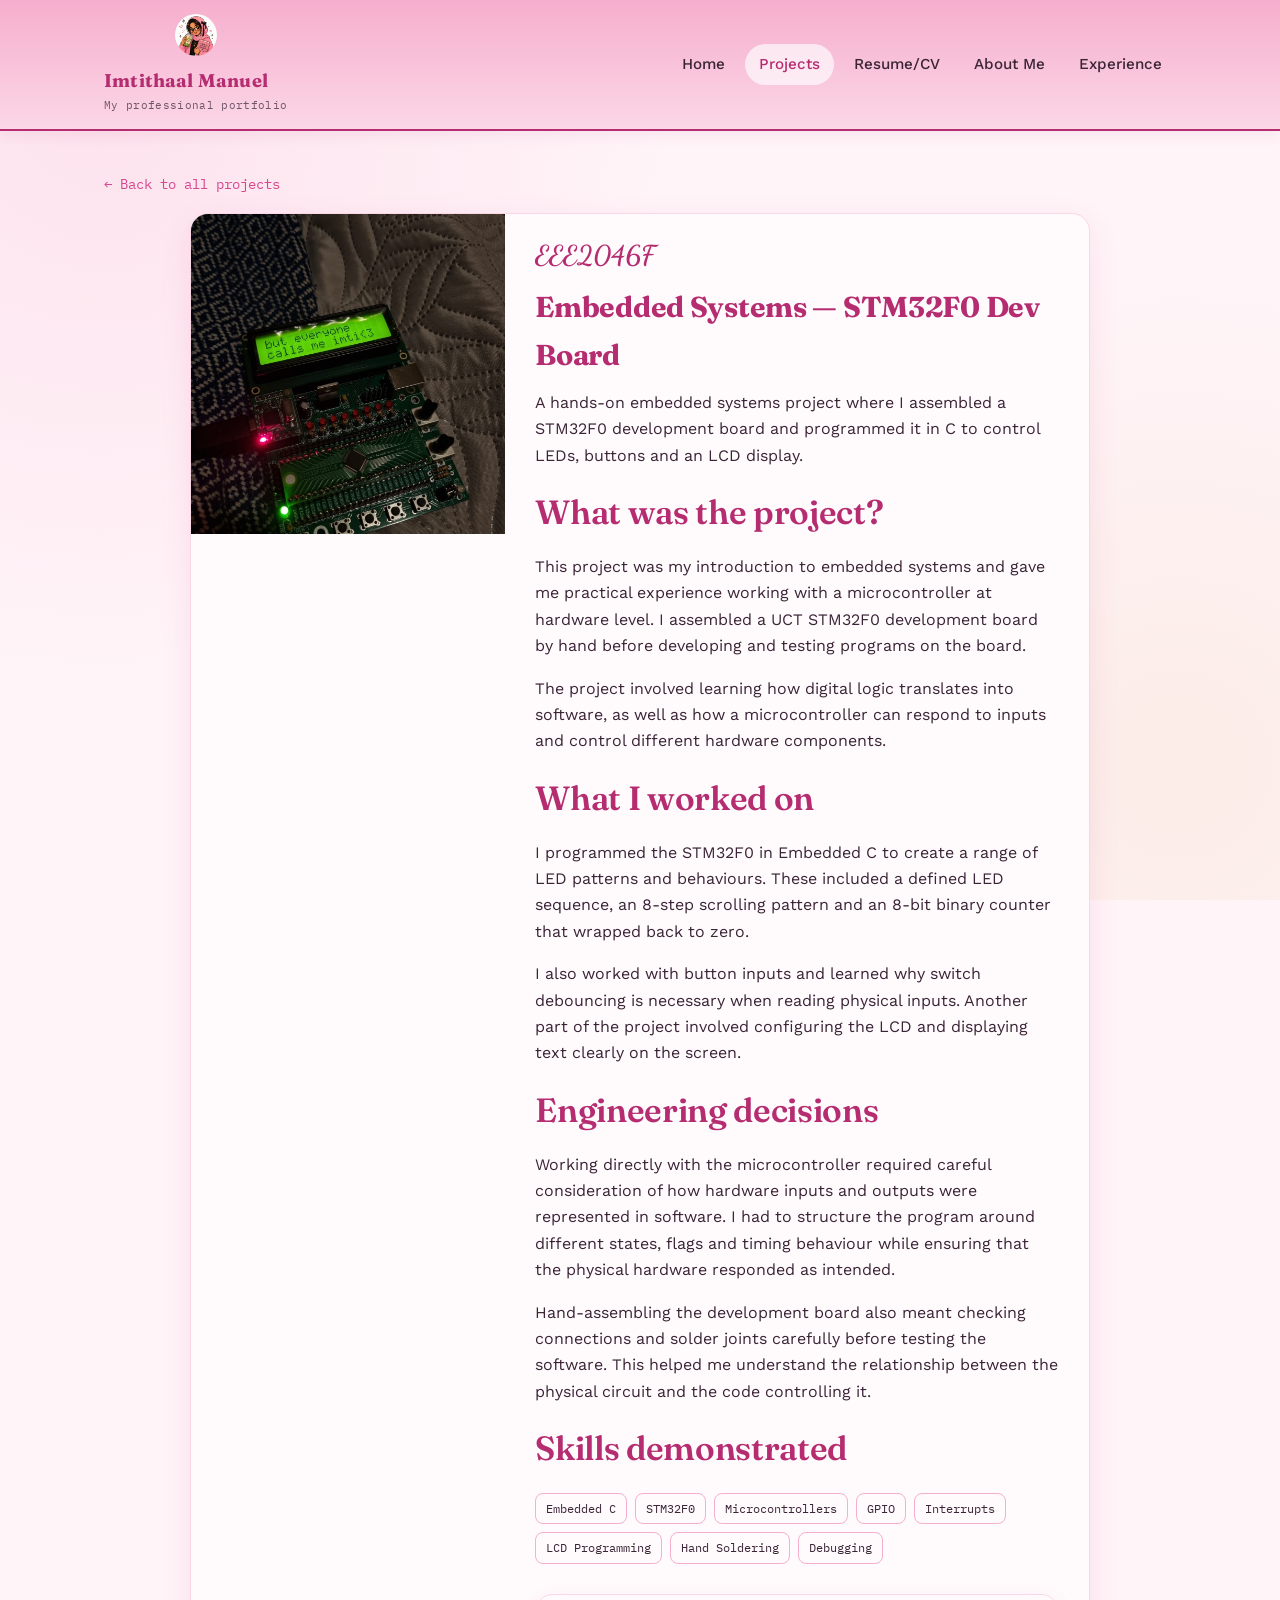
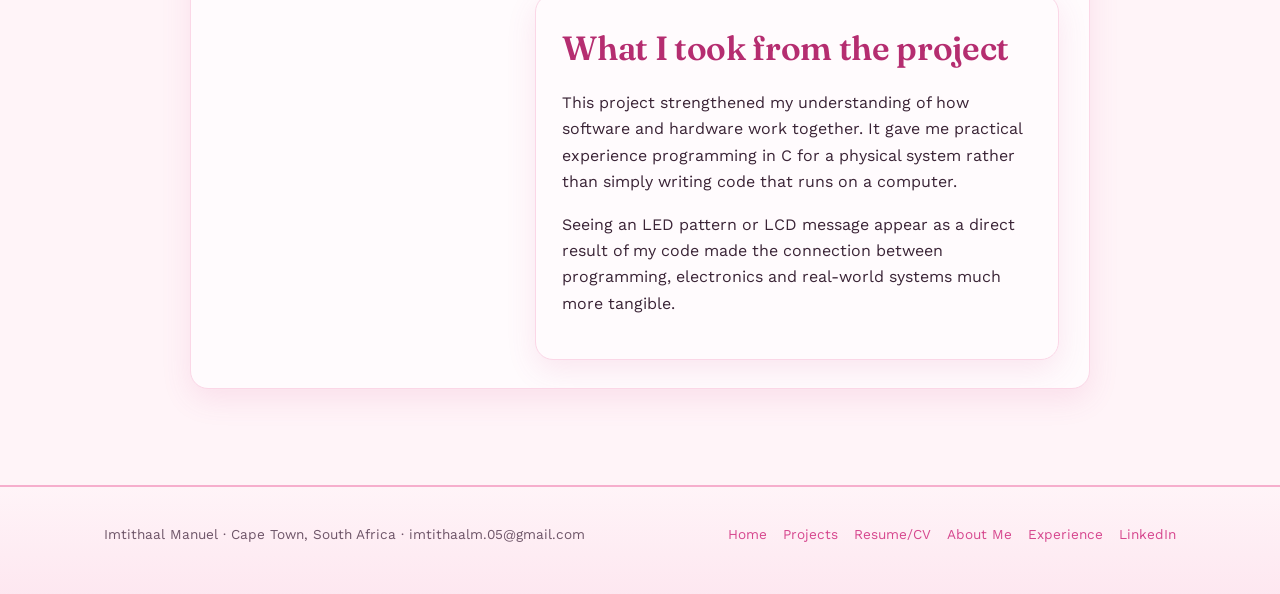
<file: project-eee2046f.html>
<!DOCTYPE html>
<html lang="en">
<head>
<meta charset="UTF-8">
<meta name="viewport" content="width=device-width, initial-scale=1.0">

<title>EEE2046F — Embedded Systems — Imtithaal Manuel</title>

<meta name="description" content="Embedded Systems — STM32F0 Dev Board — a UCT engineering project by Imtithaal Manuel.">

<link rel="icon" href="data:image/svg+xml,%3Csvg xmlns='http://www.w3.org/2000/svg' viewBox='0 0 100 100'%3E%3Ccircle cx='50' cy='50' r='45' fill='%23f6aecd'/%3E%3Ccircle cx='50' cy='50' r='16' fill='%23d6478e'/%3E%3C/svg%3E">

<link rel="stylesheet" href="style.css">

</head>

<body>

<a class="skip-link" href="#main">Skip to content</a>


<!-- ================= HEADER ================= -->

<header class="site-header">

  <nav class="nav">

    <a href="index.html" class="brand">

      <img
        src="images/anime.png"
        alt="Imtithaal Manuel"
        class="brand-photo"
      >

      <span class="brand-text">

        <span class="brand-name">
          Imtithaal Manuel
        </span>

        <span class="brand-tagline">
          My professional portfolio
        </span>

      </span>

    </a>


    <input
      type="checkbox"
      id="nav-toggle"
      class="nav-toggle"
    >

    <label
      for="nav-toggle"
      class="hamburger"
      aria-label="Toggle navigation"
    >

      <span></span>
      <span></span>
      <span></span>

    </label>


    <ul class="nav-links">

      <li>
        <a href="index.html">
          Home
        </a>
      </li>

      <li>
        <a href="projects.html" class="active">
          Projects
        </a>
      </li>

      <li>
        <a href="cv.html">
          Resume/CV
        </a>
      </li>

      <li>
        <a href="about.html">
          About Me
        </a>
      </li>

      <li>
        <a href="experience.html">
          Experience
        </a>
      </li>

    </ul>

  </nav>

</header>


<!-- ================= MAIN CONTENT ================= -->

<main id="main">

  <section style="padding-top:40px;">

    <div class="wrap">

      <!-- BACK BUTTON -->

      <a
        class="detail-back"
        href="projects.html"
      >
        &larr; Back to all projects
      </a>


      <article class="project-detail">


        <!-- ================= PROJECT IMAGE ================= -->

        <img
          src="images/embedded-stm-board.jpg"
          alt="STM32F0 development board with LCD screen and LEDs, assembled by hand"
        >


        <div class="project-detail-body">


          <!-- MODULE BADGE -->

          <span class="ic-badge">
            EEE2046F
          </span>


          <!-- PROJECT TITLE -->

          <h1 style="font-size:1.8rem;">
            Embedded Systems &mdash; STM32F0 Dev Board
          </h1>


          <!-- ================= INTRODUCTION ================= -->

          <p>
            A hands-on embedded systems project where I assembled a
            STM32F0 development board and programmed it in C to control
            LEDs, buttons and an LCD display.
          </p>


          <!-- ================= PROJECT OVERVIEW ================= -->

          <h2>
            What was the project?
          </h2>

          <p>
            This project was my introduction to embedded systems and gave
            me practical experience working with a microcontroller at
            hardware level. I assembled a UCT STM32F0 development board
            by hand before developing and testing programs on the board.
          </p>

          <p>
            The project involved learning how digital logic translates
            into software, as well as how a microcontroller can respond
            to inputs and control different hardware components.
          </p>


          <!-- ================= MY WORK ================= -->

          <h2>
            What I worked on
          </h2>

          <p>
            I programmed the STM32F0 in Embedded C to create a range of
            LED patterns and behaviours. These included a defined LED
            sequence, an 8-step scrolling pattern and an 8-bit binary
            counter that wrapped back to zero.
          </p>

          <p>
            I also worked with button inputs and learned why switch
            debouncing is necessary when reading physical inputs.
            Another part of the project involved configuring the LCD
            and displaying text clearly on the screen.
          </p>


          <!-- ================= ENGINEERING DECISIONS ================= -->

          <h2>
            Engineering decisions
          </h2>

          <p>
            Working directly with the microcontroller required careful
            consideration of how hardware inputs and outputs were
            represented in software. I had to structure the program
            around different states, flags and timing behaviour while
            ensuring that the physical hardware responded as intended.
          </p>

          <p>
            Hand-assembling the development board also meant checking
            connections and solder joints carefully before testing the
            software. This helped me understand the relationship between
            the physical circuit and the code controlling it.
          </p>


          <!-- ================= SKILLS ================= -->

          <h2>
            Skills demonstrated
          </h2>

          <div class="project-tools">

            <span class="chip">
              Embedded C
            </span>

            <span class="chip">
              STM32F0
            </span>

            <span class="chip">
              Microcontrollers
            </span>

            <span class="chip">
              GPIO
            </span>

            <span class="chip">
              Interrupts
            </span>

            <span class="chip">
              LCD Programming
            </span>

            <span class="chip">
              Hand Soldering
            </span>

            <span class="chip">
              Debugging
            </span>

          </div>


          <!-- ================= PROJECT TAKEAWAY ================= -->

          <div
            class="card"
            style="margin-top:30px;"
          >

            <h2>
              What I took from the project
            </h2>

            <p>
              This project strengthened my understanding of how software
              and hardware work together. It gave me practical experience
              programming in C for a physical system rather than simply
              writing code that runs on a computer.
            </p>

            <p>
              Seeing an LED pattern or LCD message appear as a direct
              result of my code made the connection between programming,
              electronics and real-world systems much more tangible.
            </p>

          </div>


        </div>

      </article>

    </div>

  </section>

</main>


<!-- ================= FOOTER ================= -->

<footer class="site-footer">

  <div class="wrap footer-inner">

    <p>
      Imtithaal Manuel &middot;
      Cape Town, South Africa &middot;
      imtithaalm.05@gmail.com
    </p>


    <div class="footer-links">

      <a href="index.html">
        Home
      </a>

      <a href="projects.html">
        Projects
      </a>

      <a href="cv.html">
        Resume/CV
      </a>

      <a href="about.html">
        About Me
      </a>

      <a href="experience.html">
        Experience
      </a>

      <a
        href="https://www.linkedin.com/in/imtithaal-m-58539129a"
        target="_blank"
        rel="noopener"
      >
        LinkedIn
      </a>

    </div>

  </div>

</footer>


</body>
</html>
</file>
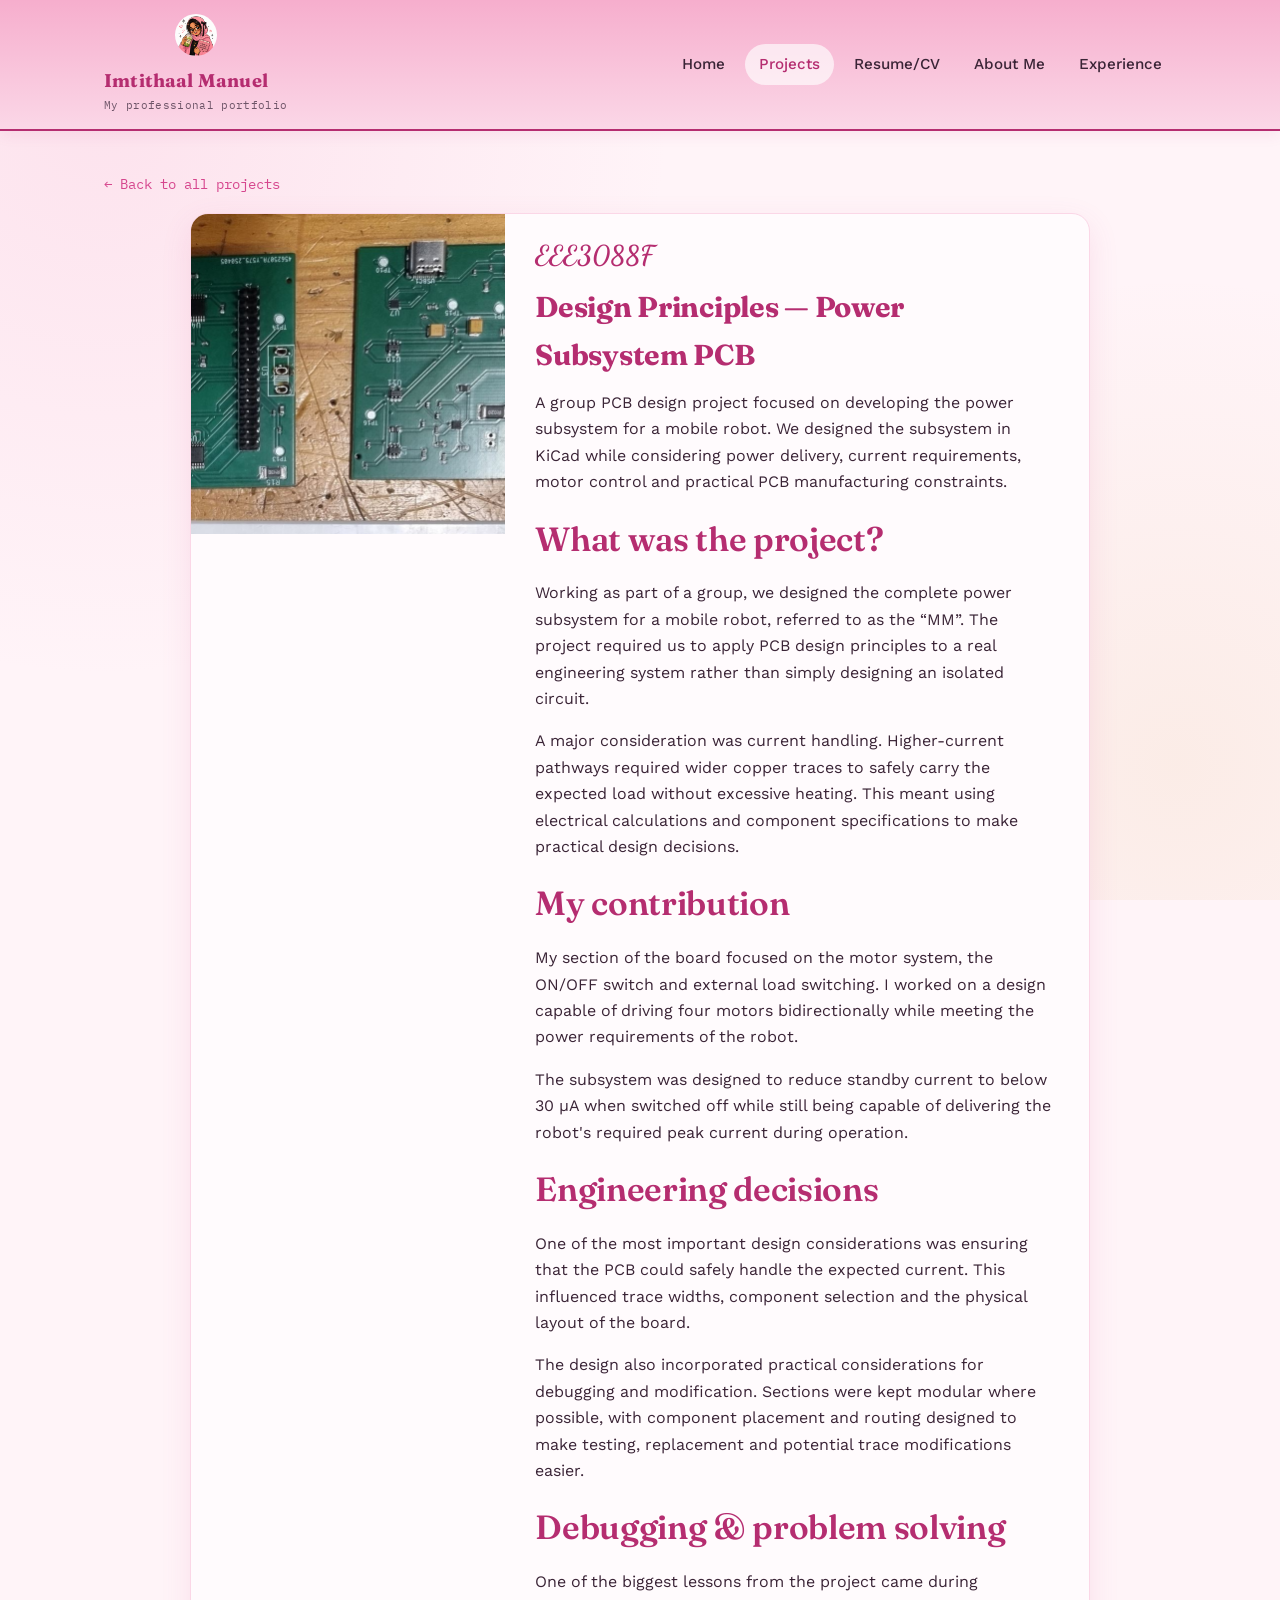
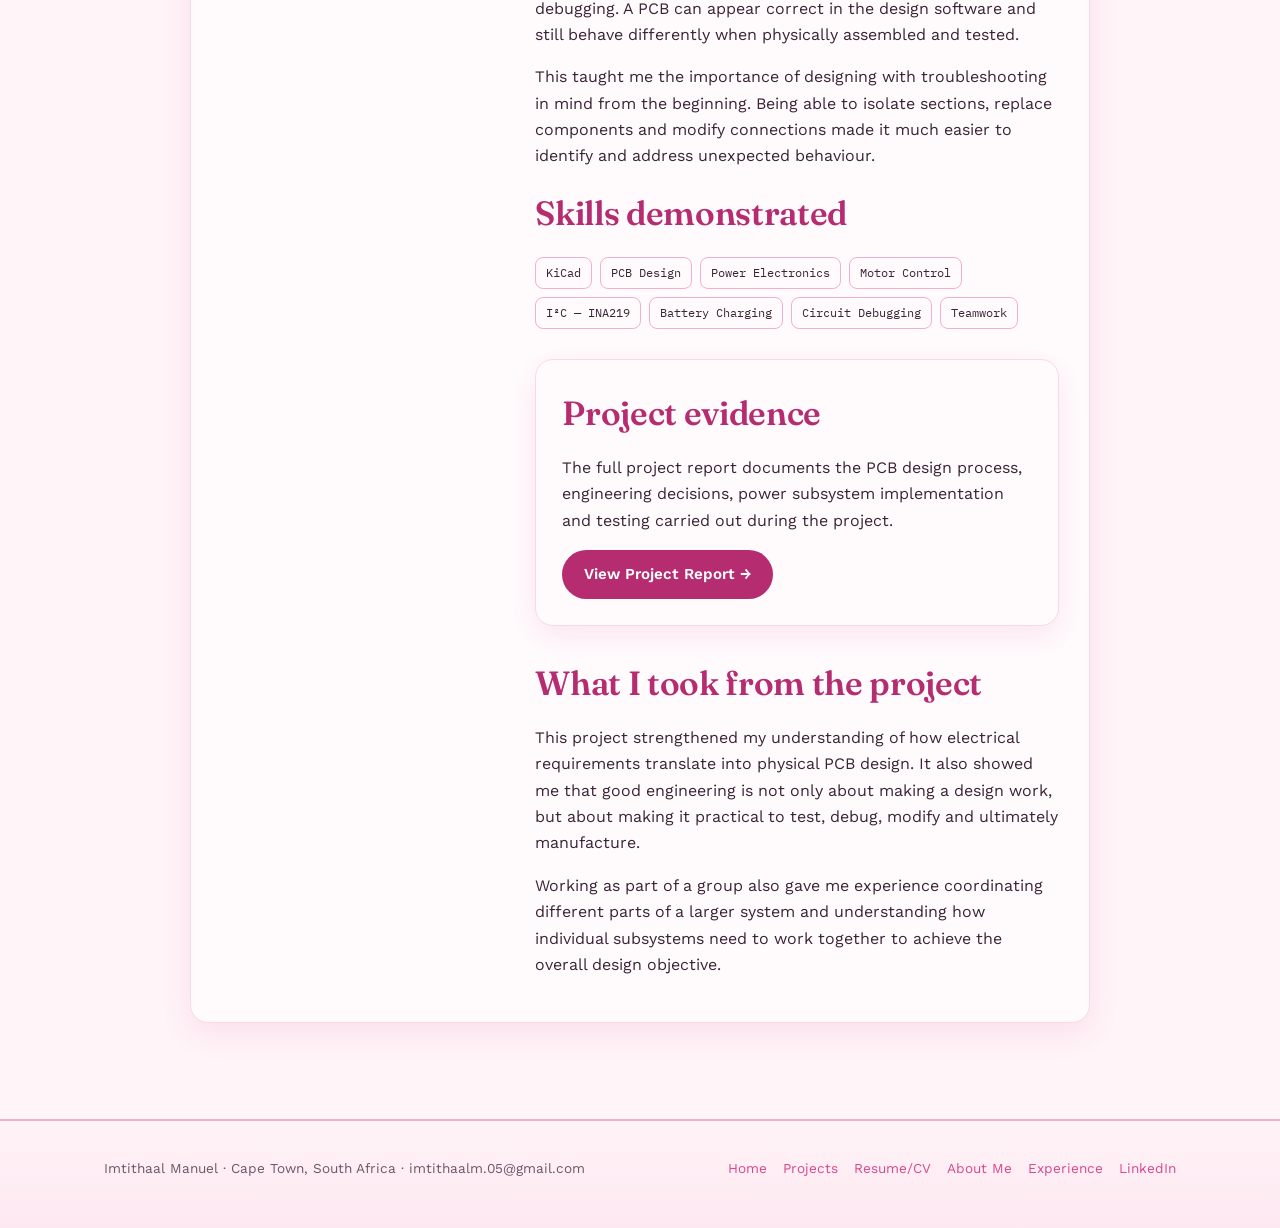
<file: project-eee3088f.html>
<!DOCTYPE html>
<html lang="en">
<head>
<meta charset="UTF-8">
<meta name="viewport" content="width=device-width, initial-scale=1.0">

<title>EEE3088F — Power Subsystem PCB — Imtithaal Manuel</title>

<meta name="description" content="Design Principles — Power Subsystem PCB — a UCT engineering project by Imtithaal Manuel.">

<link rel="icon" href="data:image/svg+xml,%3Csvg xmlns='http://www.w3.org/2000/svg' viewBox='0 0 100 100'%3E%3Ccircle cx='50' cy='50' r='45' fill='%23f6aecd'/%3E%3Ccircle cx='50' cy='50' r='16' fill='%23d6478e'/%3E%3C/svg%3E">

<link rel="stylesheet" href="style.css">

</head>

<body>

<a class="skip-link" href="#main">Skip to content</a>


<!-- ================= HEADER ================= -->
<header class="site-header">

  <nav class="nav">

    <a href="index.html" class="brand">

      <img
        src="images/anime.png"
        alt="Imtithaal Manuel"
        class="brand-photo"
      >

      <span class="brand-text">

        <span class="brand-name">
          Imtithaal Manuel
        </span>

        <span class="brand-tagline">
          My professional portfolio
        </span>

      </span>

    </a>


    <input
      type="checkbox"
      id="nav-toggle"
      class="nav-toggle"
    >

    <label
      for="nav-toggle"
      class="hamburger"
      aria-label="Toggle navigation"
    >

      <span></span>
      <span></span>
      <span></span>
    </label>


    <ul class="nav-links">

      <li>
        <a href="index.html">
          Home
        </a>
      </li>

      <li>
        <a href="projects.html" class="active">
          Projects
        </a>
      </li>

      <li>
        <a href="cv.html">
          Resume/CV
        </a>
      </li>

      <li>
        <a href="about.html">
          About Me
        </a>
      </li>

      <li>
        <a href="experience.html">
          Experience
        </a>
      </li>

    </ul>

  </nav>

</header>


<!-- ================= MAIN CONTENT ================= -->

<main id="main">

  <section style="padding-top:40px;">

    <div class="wrap">


      <!-- BACK BUTTON -->

      <a
        class="detail-back"
        href="projects.html"
      >
        &larr; Back to all projects
      </a>


      <article class="project-detail">


        <!-- ================= PROJECT IMAGE ================= -->

        <img
          src="images/pcb-design.jpg"
          alt="Two custom-designed power subsystem PCBs on a workbench"
        >


        <div class="project-detail-body">


          <!-- MODULE BADGE -->

          <span class="ic-badge">
            EEE3088F
          </span>


          <!-- PROJECT TITLE -->

          <h1 style="font-size:1.8rem;">
            Design Principles &mdash; Power Subsystem PCB
          </h1>


          <!-- ================= INTRODUCTION ================= -->

          <p>
            A group PCB design project focused on developing the power
            subsystem for a mobile robot. We designed the subsystem in
            KiCad while considering power delivery, current requirements,
            motor control and practical PCB manufacturing constraints.
          </p>


          <!-- ================= PROJECT OVERVIEW ================= -->

          <h2>
            What was the project?
          </h2>

          <p>
            Working as part of a group, we designed the complete power
            subsystem for a mobile robot, referred to as the &ldquo;MM&rdquo;.
            The project required us to apply PCB design principles to a
            real engineering system rather than simply designing an
            isolated circuit.
          </p>

          <p>
            A major consideration was current handling. Higher-current
            pathways required wider copper traces to safely carry the
            expected load without excessive heating. This meant using
            electrical calculations and component specifications to make
            practical design decisions.
          </p>


          <!-- ================= MY CONTRIBUTION ================= -->

          <h2>
            My contribution
          </h2>

          <p>
            My section of the board focused on the motor system, the
            ON/OFF switch and external load switching. I worked on a
            design capable of driving four motors bidirectionally while
            meeting the power requirements of the robot.
          </p>

          <p>
            The subsystem was designed to reduce standby current to below
            30&nbsp;&micro;A when switched off while still being capable of
            delivering the robot's required peak current during operation.
          </p>


          <!-- ================= ENGINEERING DECISIONS ================= -->

          <h2>
            Engineering decisions
          </h2>

          <p>
            One of the most important design considerations was ensuring
            that the PCB could safely handle the expected current. This
            influenced trace widths, component selection and the physical
            layout of the board.
          </p>

          <p>
            The design also incorporated practical considerations for
            debugging and modification. Sections were kept modular where
            possible, with component placement and routing designed to
            make testing, replacement and potential trace modifications
            easier.
          </p>


          <!-- ================= DEBUGGING ================= -->

          <h2>
            Debugging &amp; problem solving
          </h2>

          <p>
            One of the biggest lessons from the project came during
            debugging. A PCB can appear correct in the design software
            and still behave differently when physically assembled and
            tested.
          </p>

          <p>
            This taught me the importance of designing with troubleshooting
            in mind from the beginning. Being able to isolate sections,
            replace components and modify connections made it much easier
            to identify and address unexpected behaviour.
          </p>


          <!-- ================= SKILLS ================= -->

          <h2>
            Skills demonstrated
          </h2>

          <div class="project-tools">

            <span class="chip">
              KiCad
            </span>

            <span class="chip">
              PCB Design
            </span>

            <span class="chip">
              Power Electronics
            </span>

            <span class="chip">
              Motor Control
            </span>

            <span class="chip">
              I&sup2;C &mdash; INA219
            </span>

            <span class="chip">
              Battery Charging
            </span>

            <span class="chip">
              Circuit Debugging
            </span>

            <span class="chip">
              Teamwork
            </span>

          </div>


          <!-- ================= PROJECT EVIDENCE ================= -->

          <div
            class="card"
            style="margin-top:30px;"
          >

            <h2>
              Project evidence
            </h2>

            <p>
              The full project report documents the PCB design process,
              engineering decisions, power subsystem implementation and
              testing carried out during the project.
            </p>

            <a
              class="btn"
              href="files/EEE3088F.pdf"
              target="_blank"
              rel="noopener"
            >
              View Project Report &rarr;
            </a>

          </div>


          <!-- ================= REFLECTION ================= -->

          <h2 style="margin-top:30px;">
            What I took from the project
          </h2>

          <p>
            This project strengthened my understanding of how electrical
            requirements translate into physical PCB design. It also
            showed me that good engineering is not only about making a
            design work, but about making it practical to test, debug,
            modify and ultimately manufacture.
          </p>

          <p>
            Working as part of a group also gave me experience
            coordinating different parts of a larger system and
            understanding how individual subsystems need to work
            together to achieve the overall design objective.
          </p>


        </div>

      </article>

    </div>

  </section>

</main>


<!-- ================= FOOTER ================= -->

<footer class="site-footer">

  <div class="wrap footer-inner">

    <p>
      Imtithaal Manuel &middot;
      Cape Town, South Africa &middot;
      imtithaalm.05@gmail.com
    </p>


    <div class="footer-links">

      <a href="index.html">
        Home
      </a>

      <a href="projects.html">
        Projects
      </a>

      <a href="cv.html">
        Resume/CV
      </a>

      <a href="about.html">
        About Me
      </a>

      <a href="experience.html">
        Experience
      </a>

      <a
        href="https://www.linkedin.com/in/imtithaal-m-58539129a"
        target="_blank"
        rel="noopener"
      >
        LinkedIn
      </a>

    </div>

  </div>

</footer>


</body>
</html>
</file>
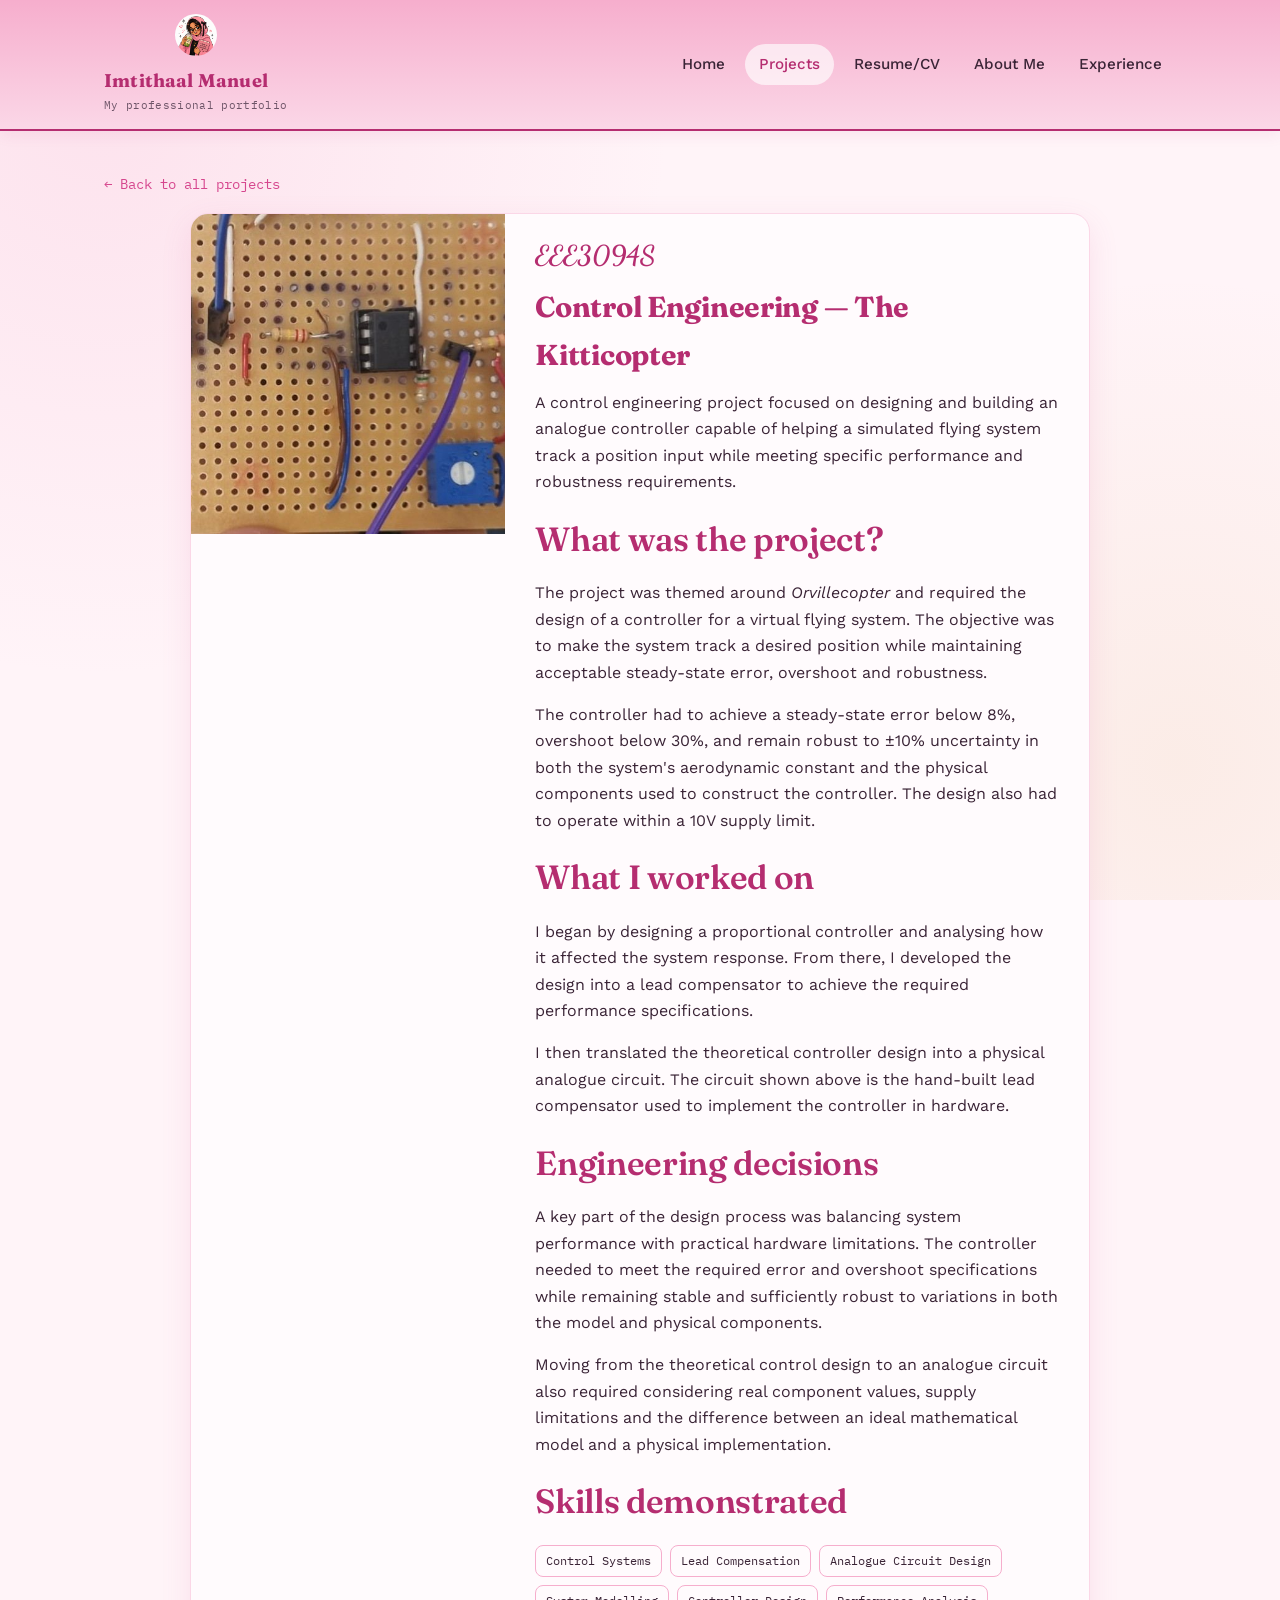
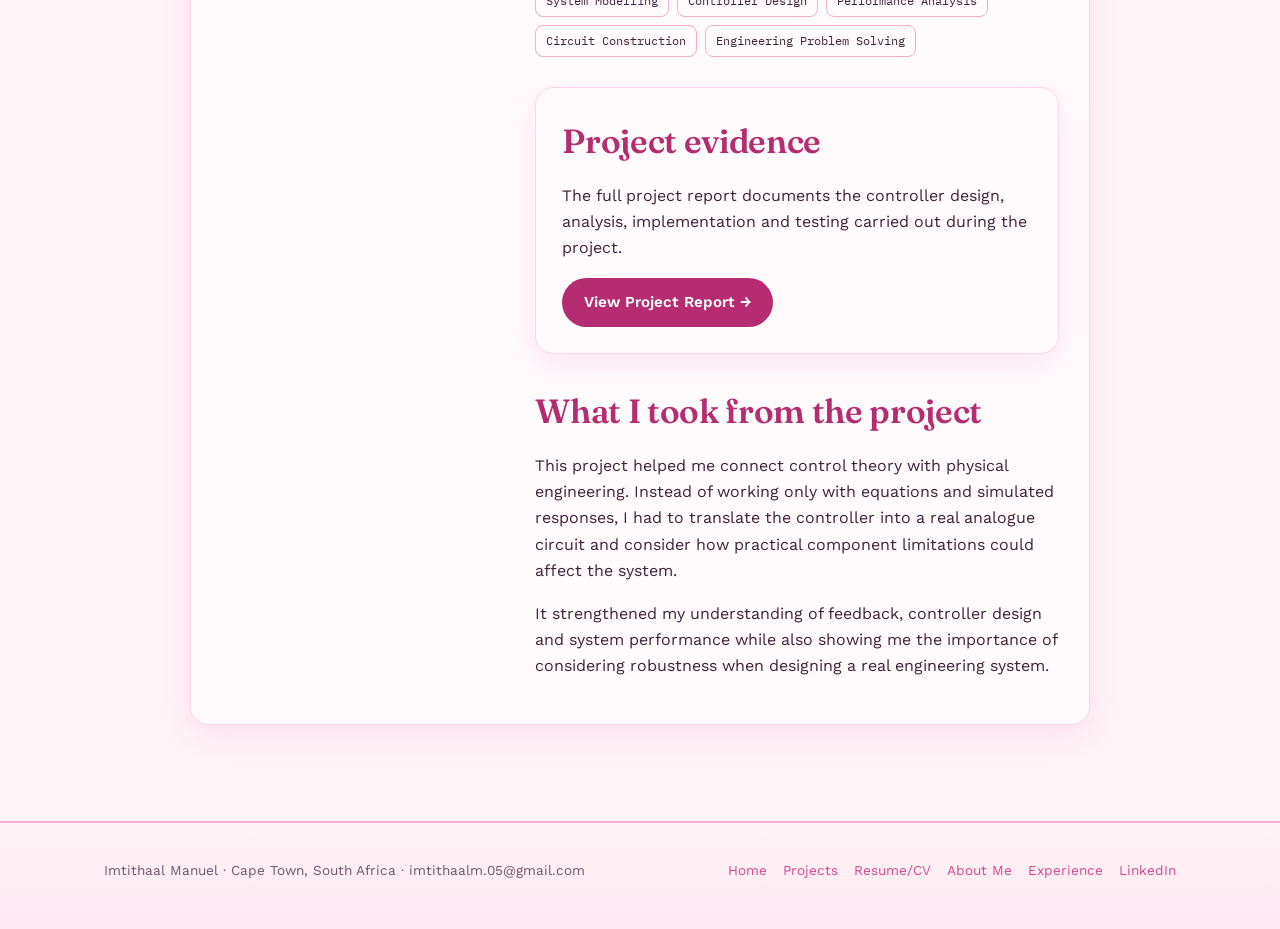
<file: project-eee3094s.html>
<!DOCTYPE html>
<html lang="en">
<head>
<meta charset="UTF-8">
<meta name="viewport" content="width=device-width, initial-scale=1.0">

<title>EEE3094S — Control Engineering — Imtithaal Manuel</title>

<meta name="description" content="Control Engineering — The Kitticopter — a UCT engineering project by Imtithaal Manuel.">

<link rel="icon" href="data:image/svg+xml,%3Csvg xmlns='http://www.w3.org/2000/svg' viewBox='0 0 100 100'%3E%3Ccircle cx='50' cy='50' r='45' fill='%23f6aecd'/%3E%3Ccircle cx='50' cy='50' r='16' fill='%23d6478e'/%3E%3C/svg%3E">

<link rel="stylesheet" href="style.css">

</head>

<body>

<a class="skip-link" href="#main">Skip to content</a>


<!-- ================= HEADER ================= -->

<header class="site-header">

  <nav class="nav">

    <a href="index.html" class="brand">

      <img
        src="images/anime.png"
        alt="Imtithaal Manuel"
        class="brand-photo"
      >

      <span class="brand-text">

        <span class="brand-name">
          Imtithaal Manuel
        </span>

        <span class="brand-tagline">
          My professional portfolio
        </span>

      </span>

    </a>


    <input
      type="checkbox"
      id="nav-toggle"
      class="nav-toggle"
    >

    <label
      for="nav-toggle"
      class="hamburger"
      aria-label="Toggle navigation"
    >

      <span></span>
      <span></span>
      <span></span>

    </label>


    <ul class="nav-links">

      <li>
        <a href="index.html">
          Home
        </a>
      </li>

      <li>
        <a href="projects.html" class="active">
          Projects
        </a>
      </li>

      <li>
        <a href="cv.html">
          Resume/CV
        </a>
      </li>

      <li>
        <a href="about.html">
          About Me
        </a>
      </li>

      <li>
        <a href="experience.html">
          Experience
        </a>
      </li>

    </ul>

  </nav>

</header>


<!-- ================= MAIN CONTENT ================= -->

<main id="main">

  <section style="padding-top:40px;">

    <div class="wrap">


      <!-- BACK BUTTON -->

      <a
        class="detail-back"
        href="projects.html"
      >
        &larr; Back to all projects
      </a>


      <article class="project-detail">


        <!-- ================= PROJECT IMAGE ================= -->

        <img
          src="images/controller.jpg"
          alt="A hand-built analogue lead compensator controller circuit on breadboard-style perfboard"
        >


        <div class="project-detail-body">


          <!-- MODULE BADGE -->

          <span class="ic-badge">
            EEE3094S
          </span>


          <!-- PROJECT TITLE -->

          <h1 style="font-size:1.8rem;">
            Control Engineering &mdash; The Kitticopter
          </h1>


          <!-- ================= INTRODUCTION ================= -->

          <p>
            A control engineering project focused on designing and building
            an analogue controller capable of helping a simulated flying
            system track a position input while meeting specific performance
            and robustness requirements.
          </p>


          <!-- ================= PROJECT OVERVIEW ================= -->

          <h2>
            What was the project?
          </h2>

          <p>
            The project was themed around <em>Orvillecopter</em> and required
            the design of a controller for a virtual flying system. The
            objective was to make the system track a desired position while
            maintaining acceptable steady-state error, overshoot and
            robustness.
          </p>

          <p>
            The controller had to achieve a steady-state error below 8%,
            overshoot below 30%, and remain robust to &plusmn;10% uncertainty
            in both the system's aerodynamic constant and the physical
            components used to construct the controller. The design also
            had to operate within a 10V supply limit.
          </p>


          <!-- ================= MY WORK ================= -->

          <h2>
            What I worked on
          </h2>

          <p>
            I began by designing a proportional controller and analysing
            how it affected the system response. From there, I developed
            the design into a lead compensator to achieve the required
            performance specifications.
          </p>

          <p>
            I then translated the theoretical controller design into a
            physical analogue circuit. The circuit shown above is the
            hand-built lead compensator used to implement the controller
            in hardware.
          </p>


          <!-- ================= ENGINEERING DECISIONS ================= -->

          <h2>
            Engineering decisions
          </h2>

          <p>
            A key part of the design process was balancing system
            performance with practical hardware limitations. The
            controller needed to meet the required error and overshoot
            specifications while remaining stable and sufficiently
            robust to variations in both the model and physical
            components.
          </p>

          <p>
            Moving from the theoretical control design to an analogue
            circuit also required considering real component values,
            supply limitations and the difference between an ideal
            mathematical model and a physical implementation.
          </p>


          <!-- ================= SKILLS ================= -->

          <h2>
            Skills demonstrated
          </h2>

          <div class="project-tools">

            <span class="chip">
              Control Systems
            </span>

            <span class="chip">
              Lead Compensation
            </span>

            <span class="chip">
              Analogue Circuit Design
            </span>

            <span class="chip">
              System Modelling
            </span>

            <span class="chip">
              Controller Design
            </span>

            <span class="chip">
              Performance Analysis
            </span>

            <span class="chip">
              Circuit Construction
            </span>

            <span class="chip">
              Engineering Problem Solving
            </span>

          </div>


          <!-- ================= PROJECT EVIDENCE ================= -->

          <div
            class="card"
            style="margin-top:30px;"
          >

            <h2>
              Project evidence
            </h2>

            <p>
              The full project report documents the controller design,
              analysis, implementation and testing carried out during
              the project.
            </p>

            <a
              class="btn"
              href="files/EEE3094S.pdf"
              target="_blank"
              rel="noopener"
            >
              View Project Report &rarr;
            </a>

          </div>


          <!-- ================= REFLECTION ================= -->

          <h2 style="margin-top:30px;">
            What I took from the project
          </h2>

          <p>
            This project helped me connect control theory with physical
            engineering. Instead of working only with equations and
            simulated responses, I had to translate the controller into
            a real analogue circuit and consider how practical component
            limitations could affect the system.
          </p>

          <p>
            It strengthened my understanding of feedback, controller
            design and system performance while also showing me the
            importance of considering robustness when designing a real
            engineering system.
          </p>


        </div>

      </article>

    </div>

  </section>

</main>


<!-- ================= FOOTER ================= -->

<footer class="site-footer">

  <div class="wrap footer-inner">

    <p>
      Imtithaal Manuel &middot;
      Cape Town, South Africa &middot;
      imtithaalm.05@gmail.com
    </p>


    <div class="footer-links">

      <a href="index.html">
        Home
      </a>

      <a href="projects.html">
        Projects
      </a>

      <a href="cv.html">
        Resume/CV
      </a>

      <a href="about.html">
        About Me
      </a>

      <a href="experience.html">
        Experience
      </a>

      <a
        href="https://www.linkedin.com/in/imtithaal-m-58539129a"
        target="_blank"
        rel="noopener"
      >
        LinkedIn
      </a>

    </div>

  </div>

</footer>


</body>
</html>
</file>
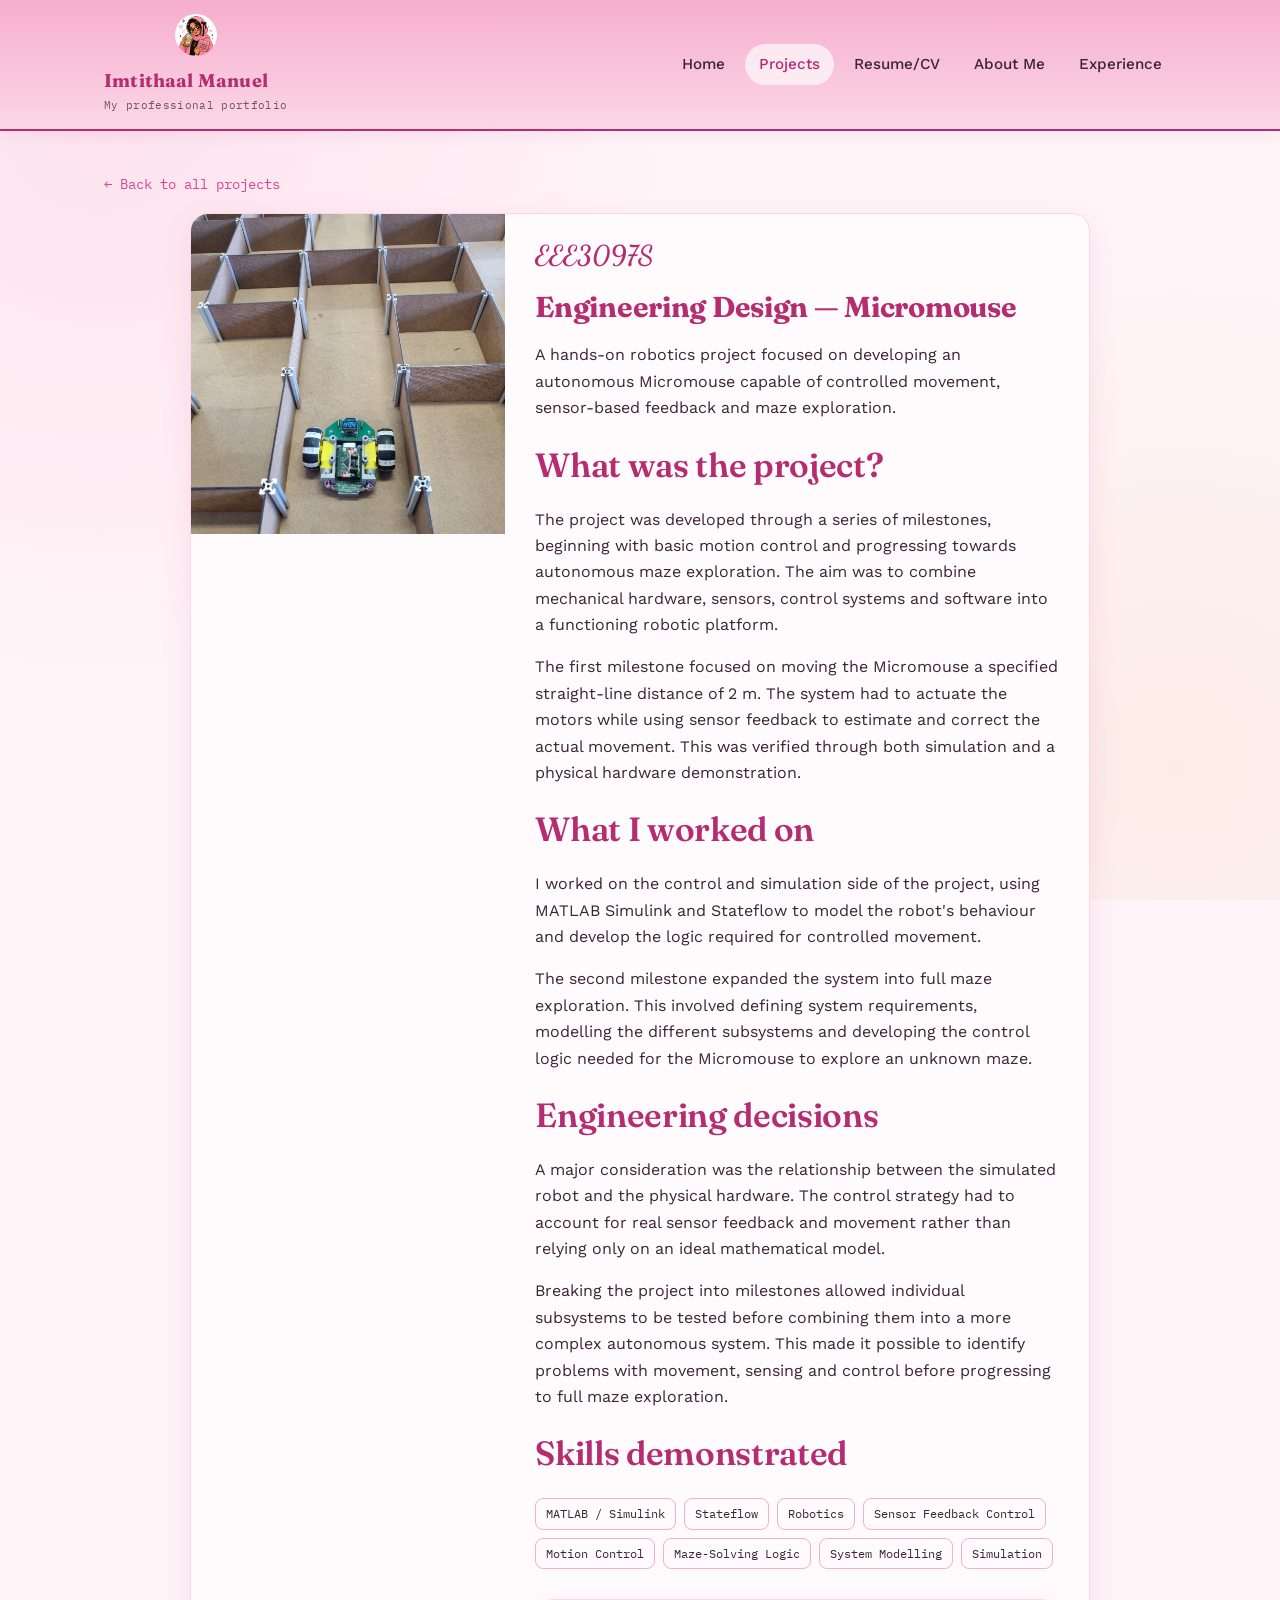
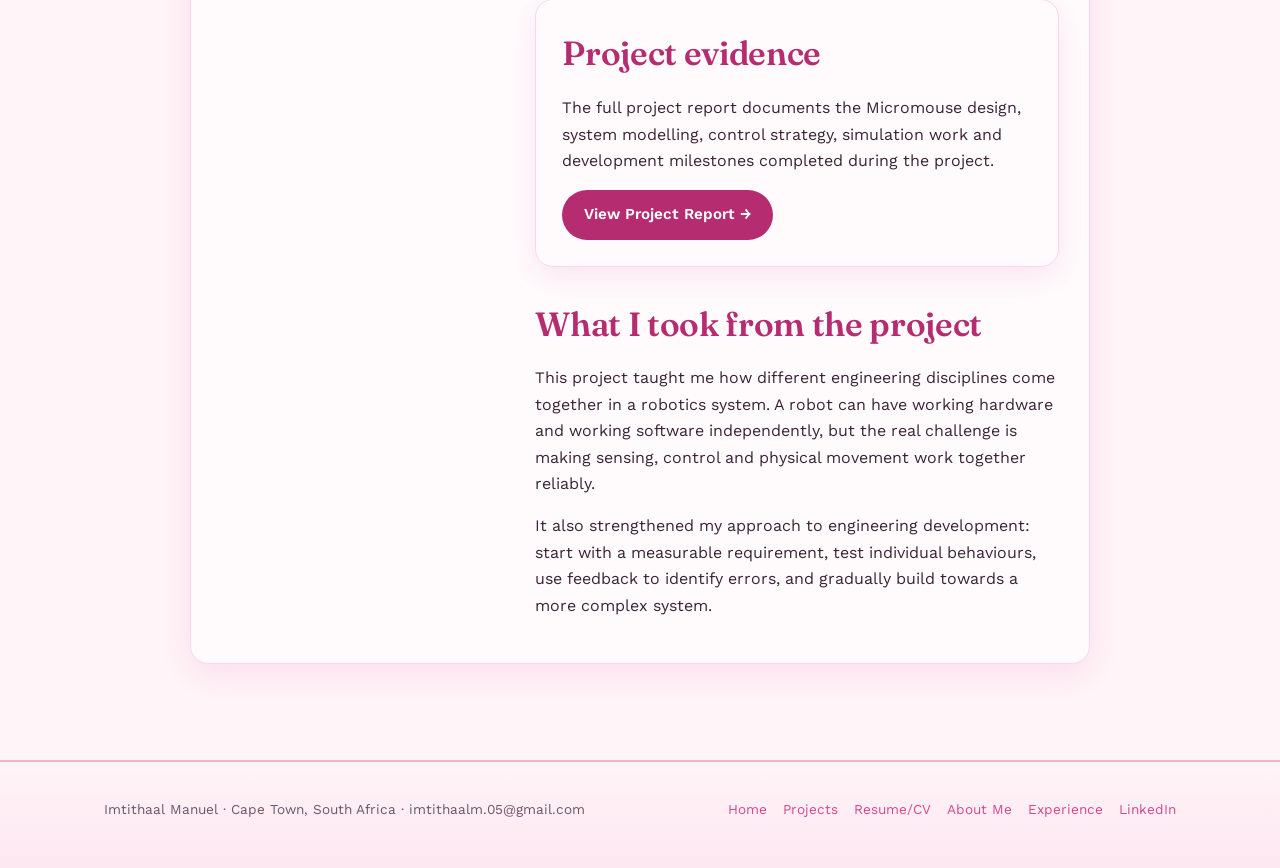
<file: project-eee3097s.html>
<!DOCTYPE html>
<html lang="en">
<head>
<meta charset="UTF-8">
<meta name="viewport" content="width=device-width, initial-scale=1.0">

<title>EEE3097S — Engineering Design — Micromouse — Imtithaal Manuel</title>

<meta name="description" content="Engineering Design — Micromouse — a UCT engineering project by Imtithaal Manuel.">

<link rel="icon" href="data:image/svg+xml,%3Csvg xmlns='http://www.w3.org/2000/svg' viewBox='0 0 100 100'%3E%3Ccircle cx='50' cy='50' r='45' fill='%23f6aecd'/%3E%3Ccircle cx='50' cy='50' r='16' fill='%23d6478e'/%3E%3C/svg%3E">

<link rel="stylesheet" href="style.css">

</head>

<body>

<a class="skip-link" href="#main">Skip to content</a>


<!-- ================= HEADER ================= -->
<header class="site-header">

  <nav class="nav">

    <a href="index.html" class="brand">

      <img
        src="images/anime.png"
        alt="Imtithaal Manuel"
        class="brand-photo"
      >

      <span class="brand-text">

        <span class="brand-name">
          Imtithaal Manuel
        </span>

        <span class="brand-tagline">
          My professional portfolio
        </span>

      </span>

    </a>

    <input
      type="checkbox"
      id="nav-toggle"
      class="nav-toggle"
    >

    <label
      for="nav-toggle"
      class="hamburger"
      aria-label="Toggle navigation"
    >

      <span></span>
      <span></span>
      <span></span>

    </label>


    <ul class="nav-links">

      <li>
        <a href="index.html">
          Home
        </a>
      </li>

      <li>
        <a href="projects.html" class="active">
          Projects
        </a>
      </li>

      <li>
        <a href="cv.html">
          Resume/CV
        </a>
      </li>

      <li>
        <a href="about.html">
          About Me
        </a>
      </li>

      <li>
        <a href="experience.html">
          Experience
        </a>
      </li>

    </ul>

  </nav>

</header>


<!-- ================= MAIN CONTENT ================= -->

<main id="main">

  <section style="padding-top:40px;">

    <div class="wrap">


      <!-- BACK BUTTON -->

      <a
        class="detail-back"
        href="projects.html"
      >
        &larr; Back to all projects
      </a>


      <article class="project-detail">


        <!-- ================= PROJECT IMAGE ================= -->

        <img
          src="images/micromouse-design.jpg"
          alt="A small four-wheeled micromouse robot sitting inside a wooden maze"
        >


        <div class="project-detail-body">


          <!-- MODULE BADGE -->

          <span class="ic-badge">
            EEE3097S
          </span>


          <!-- PROJECT TITLE -->

          <h1 style="font-size:1.8rem;">
            Engineering Design &mdash; Micromouse
          </h1>


          <!-- ================= INTRODUCTION ================= -->

          <p>
            A hands-on robotics project focused on developing an
            autonomous Micromouse capable of controlled movement,
            sensor-based feedback and maze exploration.
          </p>


          <!-- ================= PROJECT OVERVIEW ================= -->

          <h2>
            What was the project?
          </h2>

          <p>
            The project was developed through a series of milestones,
            beginning with basic motion control and progressing towards
            autonomous maze exploration. The aim was to combine
            mechanical hardware, sensors, control systems and software
            into a functioning robotic platform.
          </p>

          <p>
            The first milestone focused on moving the Micromouse a
            specified straight-line distance of 2&nbsp;m. The system had
            to actuate the motors while using sensor feedback to estimate
            and correct the actual movement. This was verified through
            both simulation and a physical hardware demonstration.
          </p>


          <!-- ================= MY WORK ================= -->

          <h2>
            What I worked on
          </h2>

          <p>
            I worked on the control and simulation side of the project,
            using MATLAB Simulink and Stateflow to model the robot's
            behaviour and develop the logic required for controlled
            movement.
          </p>

          <p>
            The second milestone expanded the system into full maze
            exploration. This involved defining system requirements,
            modelling the different subsystems and developing the
            control logic needed for the Micromouse to explore an
            unknown maze.
          </p>


          <!-- ================= ENGINEERING DECISIONS ================= -->

          <h2>
            Engineering decisions
          </h2>

          <p>
            A major consideration was the relationship between the
            simulated robot and the physical hardware. The control
            strategy had to account for real sensor feedback and
            movement rather than relying only on an ideal mathematical
            model.
          </p>

          <p>
            Breaking the project into milestones allowed individual
            subsystems to be tested before combining them into a more
            complex autonomous system. This made it possible to identify
            problems with movement, sensing and control before progressing
            to full maze exploration.
          </p>


          <!-- ================= SKILLS ================= -->

          <h2>
            Skills demonstrated
          </h2>

          <div class="project-tools">

            <span class="chip">
              MATLAB / Simulink
            </span>

            <span class="chip">
              Stateflow
            </span>

            <span class="chip">
              Robotics
            </span>

            <span class="chip">
              Sensor Feedback Control
            </span>

            <span class="chip">
              Motion Control
            </span>

            <span class="chip">
              Maze-Solving Logic
            </span>

            <span class="chip">
              System Modelling
            </span>

            <span class="chip">
              Simulation
            </span>

          </div>


          <!-- ================= PROJECT EVIDENCE ================= -->

          <div
            class="card"
            style="margin-top:30px;"
          >

            <h2>
              Project evidence
            </h2>

            <p>
              The full project report documents the Micromouse design,
              system modelling, control strategy, simulation work and
              development milestones completed during the project.
            </p>

            <a
              class="btn"
              href="files/EEE3097S.pdf"
              target="_blank"
              rel="noopener"
            >
              View Project Report &rarr;
            </a>

          </div>


          <!-- ================= REFLECTION ================= -->

          <h2 style="margin-top:30px;">
            What I took from the project
          </h2>

          <p>
            This project taught me how different engineering disciplines
            come together in a robotics system. A robot can have working
            hardware and working software independently, but the real
            challenge is making sensing, control and physical movement
            work together reliably.
          </p>

          <p>
            It also strengthened my approach to engineering development:
            start with a measurable requirement, test individual
            behaviours, use feedback to identify errors, and gradually
            build towards a more complex system.
          </p>


        </div>

      </article>

    </div>

  </section>

</main>


<!-- ================= FOOTER ================= -->

<footer class="site-footer">

  <div class="wrap footer-inner">

    <p>
      Imtithaal Manuel &middot;
      Cape Town, South Africa &middot;
      imtithaalm.05@gmail.com
    </p>


    <div class="footer-links">

      <a href="index.html">
        Home
      </a>

      <a href="projects.html">
        Projects
      </a>

      <a href="cv.html">
        Resume/CV
      </a>

      <a href="about.html">
        About Me
      </a>

      <a href="experience.html">
        Experience
      </a>

      <a
        href="https://www.linkedin.com/in/imtithaal-m-58539129a"
        target="_blank"
        rel="noopener"
      >
        LinkedIn
      </a>

    </div>

  </div>

</footer>


</body>
</html>
</file>
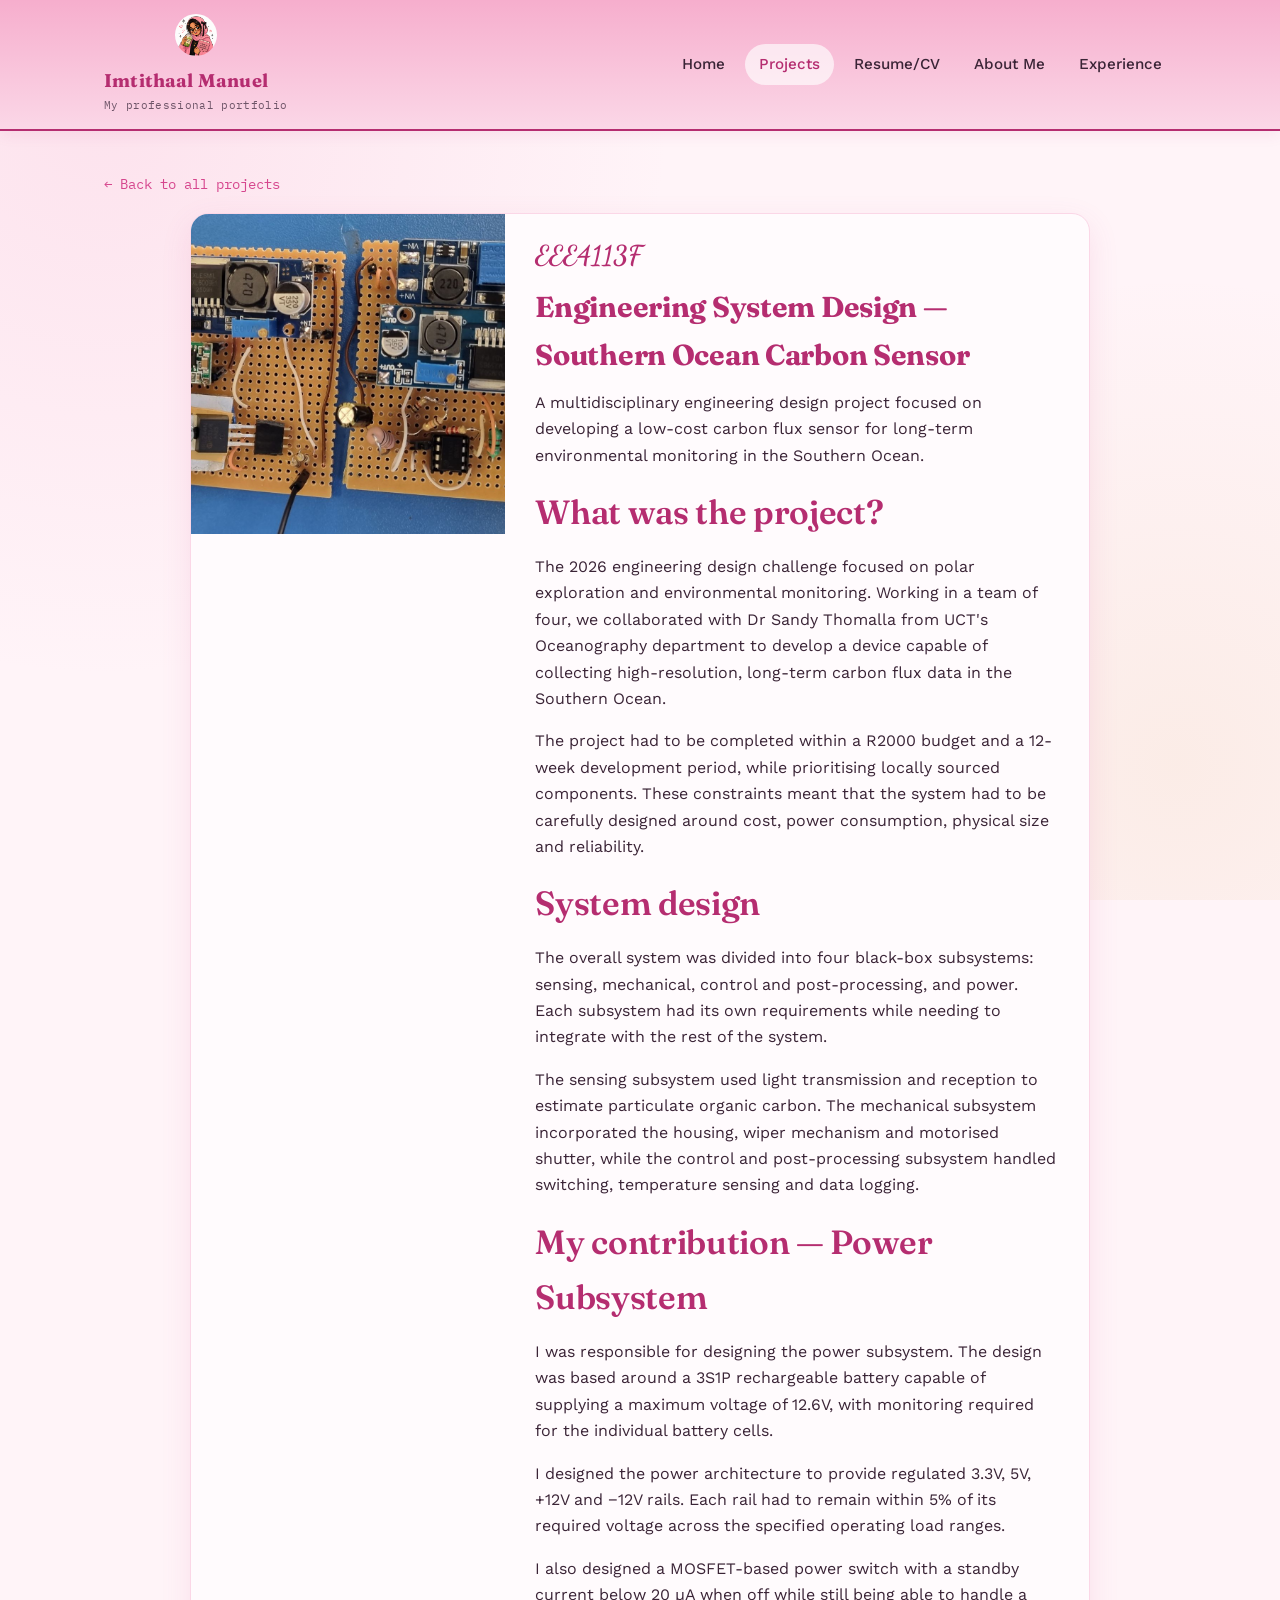
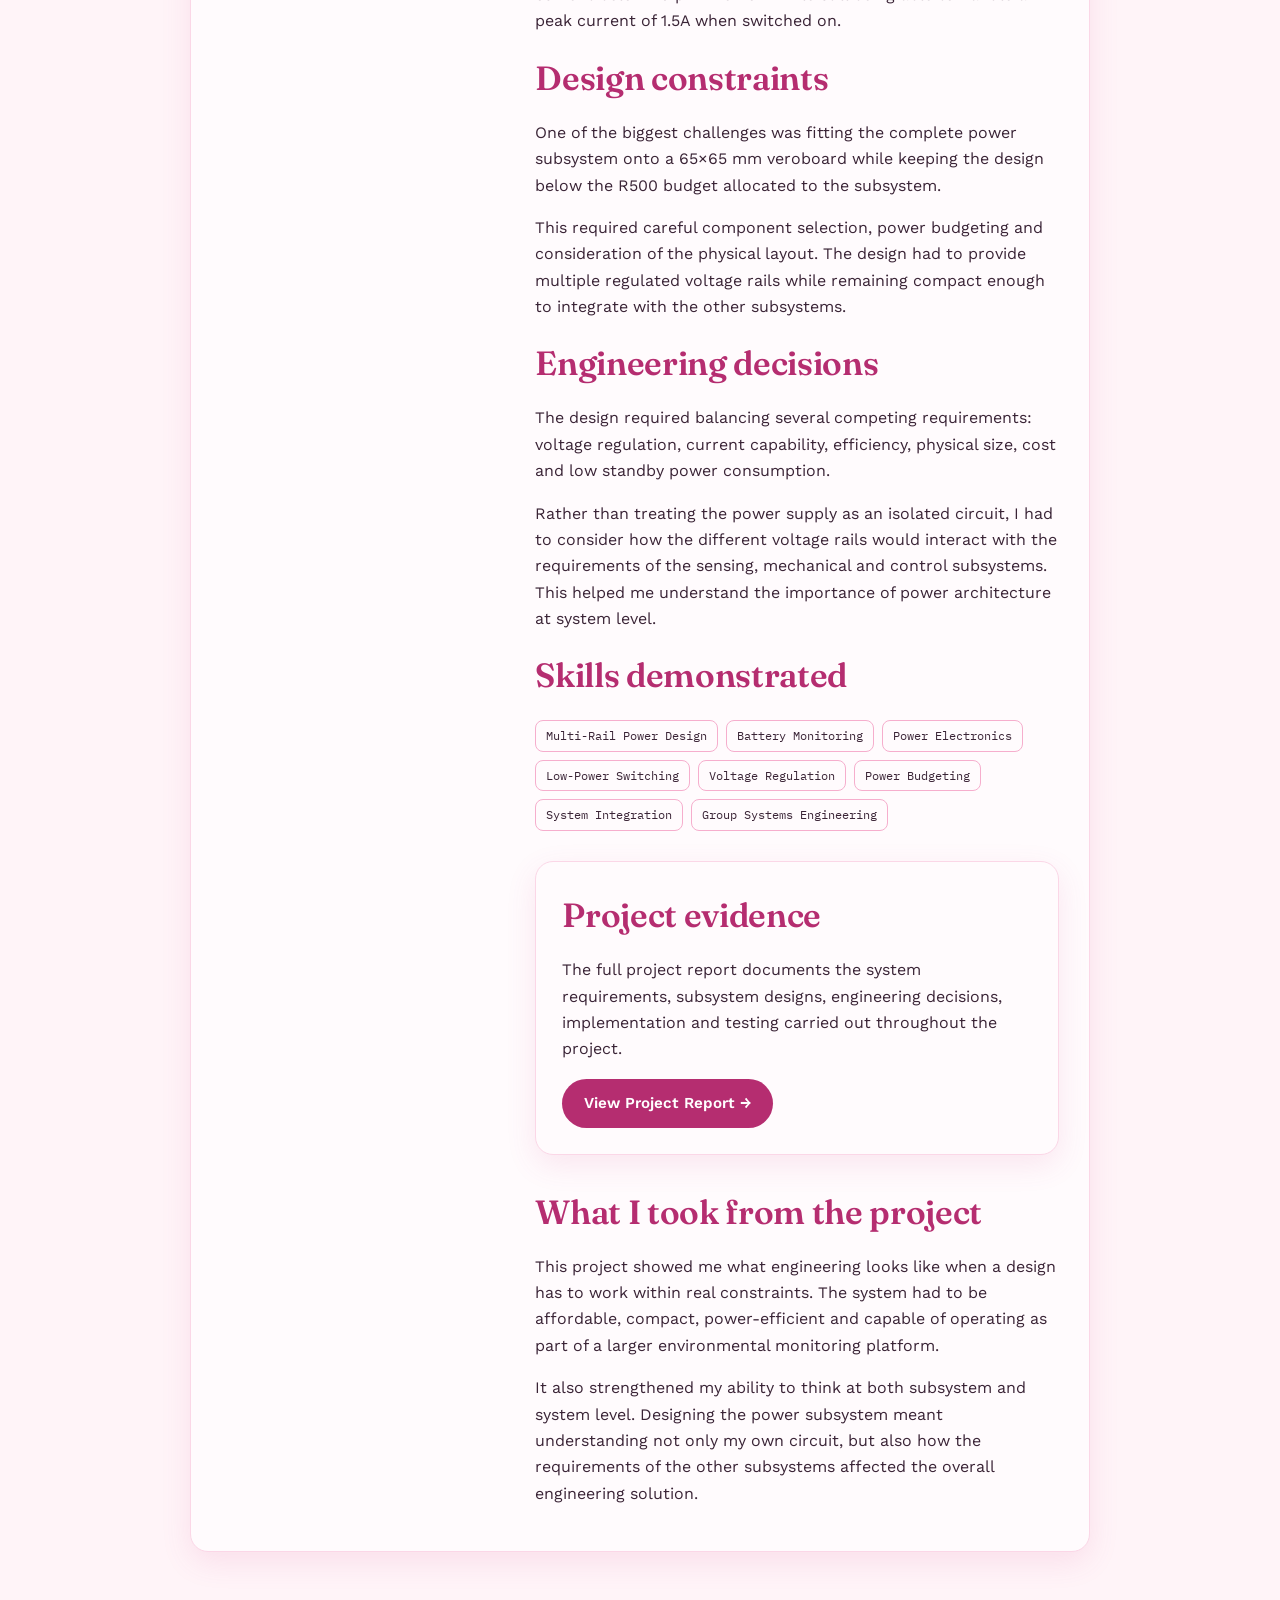
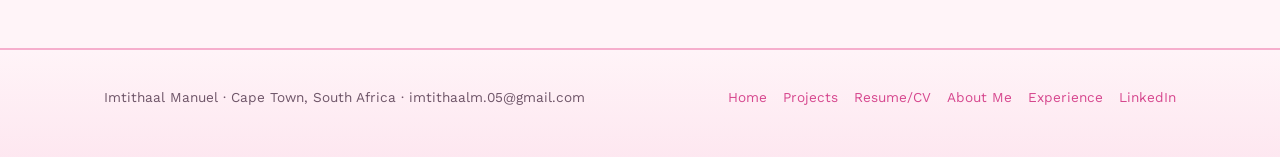
<file: project-eee4113f.html>
<!DOCTYPE html>
<html lang="en">
<head>
<meta charset="UTF-8">
<meta name="viewport" content="width=device-width, initial-scale=1.0">

<title>EEE4113F — Engineering System Design — Imtithaal Manuel</title>

<meta name="description" content="Engineering System Design — Southern Ocean Carbon Sensor — a UCT engineering project by Imtithaal Manuel.">

<link rel="icon" href="data:image/svg+xml,%3Csvg xmlns='http://www.w3.org/2000/svg' viewBox='0 0 100 100'%3E%3Ccircle cx='50' cy='50' r='45' fill='%23f6aecd'/%3E%3Ccircle cx='50' cy='50' r='16' fill='%23d6478e'/%3E%3C/svg%3E">

<link rel="stylesheet" href="style.css">

</head>

<body>

<a class="skip-link" href="#main">Skip to content</a>


<!-- ================= HEADER ================= -->

<header class="site-header">

  <nav class="nav">

    <a href="index.html" class="brand">

      <img
        src="images/anime.png"
        alt="Imtithaal Manuel"
        class="brand-photo"
      >

      <span class="brand-text">

        <span class="brand-name">
          Imtithaal Manuel
        </span>

        <span class="brand-tagline">
          My professional portfolio
        </span>

      </span>

    </a>


    <input
      type="checkbox"
      id="nav-toggle"
      class="nav-toggle"
    >

    <label
      for="nav-toggle"
      class="hamburger"
      aria-label="Toggle navigation"
    >

      <span></span>
      <span></span>
      <span></span>

    </label>


    <ul class="nav-links">

      <li>
        <a href="index.html">
          Home
        </a>
      </li>

      <li>
        <a href="projects.html" class="active">
          Projects
        </a>
      </li>

      <li>
        <a href="cv.html">
          Resume/CV
        </a>
      </li>

      <li>
        <a href="about.html">
          About Me
        </a>
      </li>

      <li>
        <a href="experience.html">
          Experience
        </a>
      </li>

    </ul>

  </nav>

</header>


<!-- ================= MAIN CONTENT ================= -->

<main id="main">

  <section style="padding-top:40px;">

    <div class="wrap">


      <!-- BACK BUTTON -->

      <a
        class="detail-back"
        href="projects.html"
      >
        &larr; Back to all projects
      </a>


      <article class="project-detail">


        <!-- ================= PROJECT IMAGE ================= -->

        <img
          src="images/power-subsystem-design.jpg"
          alt="A pink-and-blue power subsystem circuit built on two perfboards with buck and boost converters"
        >


        <div class="project-detail-body">


          <!-- MODULE BADGE -->

          <span class="ic-badge">
            EEE4113F
          </span>


          <!-- PROJECT TITLE -->

          <h1 style="font-size:1.8rem;">
            Engineering System Design &mdash; Southern Ocean Carbon Sensor
          </h1>


          <!-- ================= INTRODUCTION ================= -->

          <p>
            A multidisciplinary engineering design project focused on
            developing a low-cost carbon flux sensor for long-term
            environmental monitoring in the Southern Ocean.
          </p>


          <!-- ================= PROJECT OVERVIEW ================= -->

          <h2>
            What was the project?
          </h2>

          <p>
            The 2026 engineering design challenge focused on polar
            exploration and environmental monitoring. Working in a team
            of four, we collaborated with Dr Sandy Thomalla from UCT's
            Oceanography department to develop a device capable of
            collecting high-resolution, long-term carbon flux data in
            the Southern Ocean.
          </p>

          <p>
            The project had to be completed within a R2000 budget and a
            12-week development period, while prioritising locally
            sourced components. These constraints meant that the system
            had to be carefully designed around cost, power consumption,
            physical size and reliability.
          </p>


          <!-- ================= SYSTEM ARCHITECTURE ================= -->

          <h2>
            System design
          </h2>

          <p>
            The overall system was divided into four black-box
            subsystems: sensing, mechanical, control and post-processing,
            and power. Each subsystem had its own requirements while
            needing to integrate with the rest of the system.
          </p>

          <p>
            The sensing subsystem used light transmission and reception
            to estimate particulate organic carbon. The mechanical
            subsystem incorporated the housing, wiper mechanism and
            motorised shutter, while the control and post-processing
            subsystem handled switching, temperature sensing and data
            logging.
          </p>


          <!-- ================= MY CONTRIBUTION ================= -->

          <h2>
            My contribution &mdash; Power Subsystem
          </h2>

          <p>
            I was responsible for designing the power subsystem. The
            design was based around a 3S1P rechargeable battery capable
            of supplying a maximum voltage of 12.6V, with monitoring
            required for the individual battery cells.
          </p>

          <p>
            I designed the power architecture to provide regulated
            3.3V, 5V, +12V and &minus;12V rails. Each rail had to remain
            within 5% of its required voltage across the specified
            operating load ranges.
          </p>

          <p>
            I also designed a MOSFET-based power switch with a standby
            current below 20&nbsp;&micro;A when off while still being able
            to handle a peak current of 1.5A when switched on.
          </p>


          <!-- ================= DESIGN CONSTRAINTS ================= -->

          <h2>
            Design constraints
          </h2>

          <p>
            One of the biggest challenges was fitting the complete power
            subsystem onto a 65&times;65&nbsp;mm veroboard while keeping the
            design below the R500 budget allocated to the subsystem.
          </p>

          <p>
            This required careful component selection, power budgeting
            and consideration of the physical layout. The design had to
            provide multiple regulated voltage rails while remaining
            compact enough to integrate with the other subsystems.
          </p>


          <!-- ================= ENGINEERING DECISIONS ================= -->

          <h2>
            Engineering decisions
          </h2>

          <p>
            The design required balancing several competing requirements:
            voltage regulation, current capability, efficiency, physical
            size, cost and low standby power consumption.
          </p>

          <p>
            Rather than treating the power supply as an isolated circuit,
            I had to consider how the different voltage rails would
            interact with the requirements of the sensing, mechanical and
            control subsystems. This helped me understand the importance
            of power architecture at system level.
          </p>


          <!-- ================= SKILLS ================= -->

          <h2>
            Skills demonstrated
          </h2>

          <div class="project-tools">

            <span class="chip">
              Multi-Rail Power Design
            </span>

            <span class="chip">
              Battery Monitoring
            </span>

            <span class="chip">
              Power Electronics
            </span>

            <span class="chip">
              Low-Power Switching
            </span>

            <span class="chip">
              Voltage Regulation
            </span>

            <span class="chip">
              Power Budgeting
            </span>

            <span class="chip">
              System Integration
            </span>

            <span class="chip">
              Group Systems Engineering
            </span>

          </div>


          <!-- ================= PROJECT EVIDENCE ================= -->

          <div
            class="card"
            style="margin-top:30px;"
          >

            <h2>
              Project evidence
            </h2>

            <p>
              The full project report documents the system requirements,
              subsystem designs, engineering decisions, implementation
              and testing carried out throughout the project.
            </p>

            <a
              class="btn"
              href="files/EEE4113F.pdf"
              target="_blank"
              rel="noopener"
            >
              View Project Report &rarr;
            </a>

          </div>


          <!-- ================= REFLECTION ================= -->

          <h2 style="margin-top:30px;">
            What I took from the project
          </h2>

          <p>
            This project showed me what engineering looks like when a
            design has to work within real constraints. The system had
            to be affordable, compact, power-efficient and capable of
            operating as part of a larger environmental monitoring
            platform.
          </p>

          <p>
            It also strengthened my ability to think at both subsystem
            and system level. Designing the power subsystem meant
            understanding not only my own circuit, but also how the
            requirements of the other subsystems affected the overall
            engineering solution.
          </p>


        </div>

      </article>

    </div>

  </section>

</main>


<!-- ================= FOOTER ================= -->

<footer class="site-footer">

  <div class="wrap footer-inner">

    <p>
      Imtithaal Manuel &middot;
      Cape Town, South Africa &middot;
      imtithaalm.05@gmail.com
    </p>


    <div class="footer-links">

      <a href="index.html">
        Home
      </a>

      <a href="projects.html">
        Projects
      </a>

      <a href="cv.html">
        Resume/CV
      </a>

      <a href="about.html">
        About Me
      </a>

      <a href="experience.html">
        Experience
      </a>

      <a
        href="https://www.linkedin.com/in/imtithaal-m-58539129a"
        target="_blank"
        rel="noopener"
      >
        LinkedIn
      </a>

    </div>

  </div>

</footer>


</body>
</html>
</file>
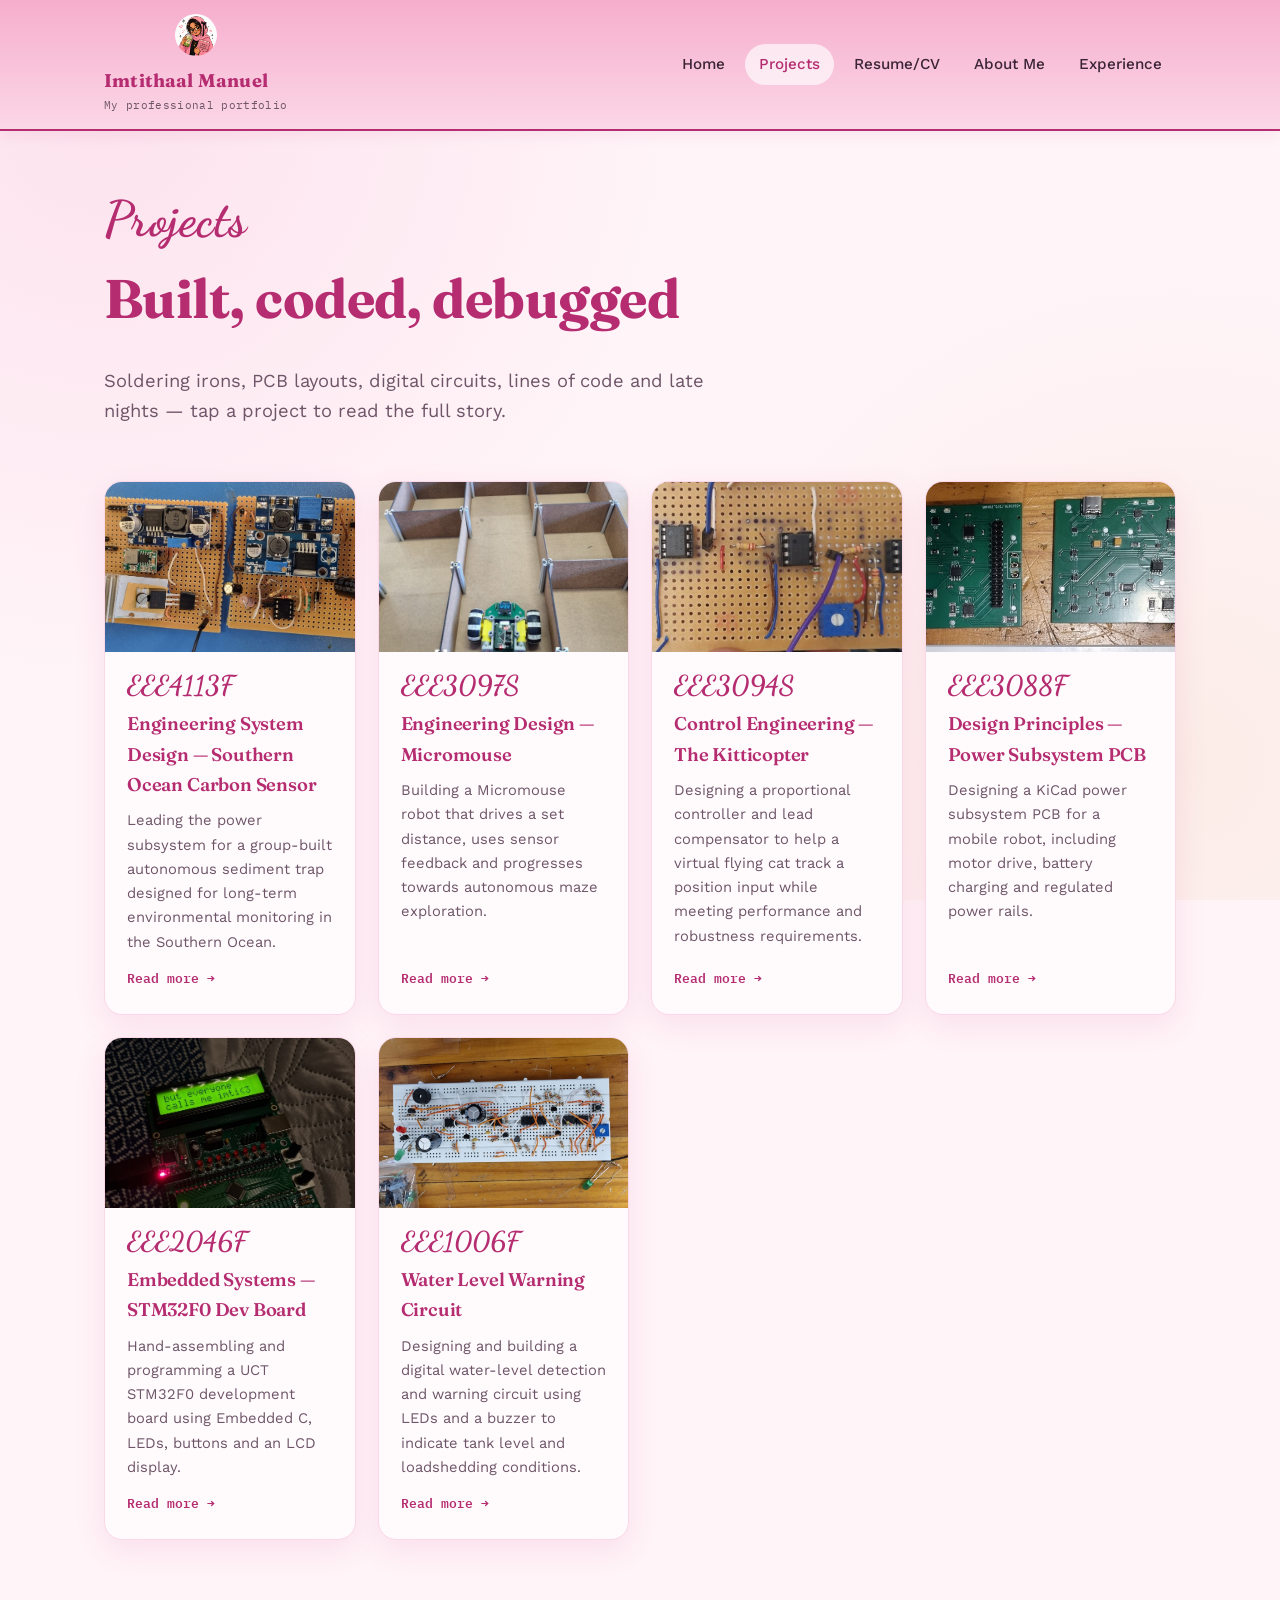
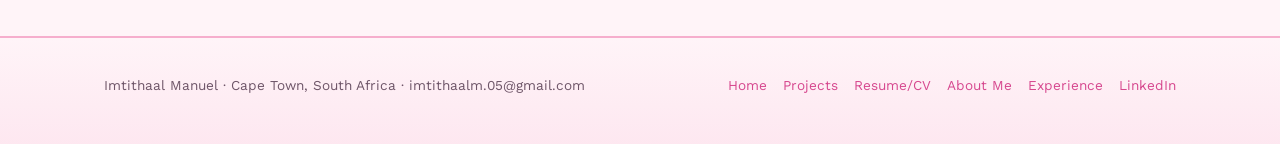
<file: projects.html>
<!DOCTYPE html>
<html lang="en">
<head>
<meta charset="UTF-8">
<meta name="viewport" content="width=device-width, initial-scale=1.0">

<title>Projects — Imtithaal Manuel</title>

<meta name="description" content="UCT engineering course projects, from digital circuits and embedded systems to a Southern Ocean carbon sensor.">

<link rel="icon" href="data:image/svg+xml,%3Csvg xmlns='http://www.w3.org/2000/svg' viewBox='0 0 100 100'%3E%3Ccircle cx='50' cy='50' r='45' fill='%23f6aecd'/%3E%3Ccircle cx='50' cy='50' r='16' fill='%23d6478e'/%3E%3C/svg%3E">

<link rel="stylesheet" href="style.css">

</head>

<body>

<a class="skip-link" href="#main">Skip to content</a>


<!-- ================= HEADER ================= -->

<header class="site-header">

  <nav class="nav">

    <a href="index.html" class="brand">

      <img
        src="images/anime.png"
        alt="Imtithaal Manuel"
        class="brand-photo"
      >

      <span class="brand-text">

        <span class="brand-name">
          Imtithaal Manuel
        </span>

        <span class="brand-tagline">
          My professional portfolio
        </span>

      </span>

    </a>


    <input
      type="checkbox"
      id="nav-toggle"
      class="nav-toggle"
    >

    <label
      for="nav-toggle"
      class="hamburger"
      aria-label="Toggle navigation"
    >

      <span></span>
      <span></span>
      <span></span>

    </label>


    <ul class="nav-links">

      <li>
        <a href="index.html">
          Home
        </a>
      </li>

      <li>
        <a href="projects.html" class="active">
          Projects
        </a>
      </li>

      <li>
        <a href="cv.html">
          Resume/CV
        </a>
      </li>

      <li>
        <a href="about.html">
          About Me
        </a>
      </li>

      <li>
        <a href="experience.html">
          Experience
        </a>
      </li>

    </ul>

  </nav>

</header>


<!-- ================= MAIN CONTENT ================= -->

<main id="main">


  <!-- ================= HERO ================= -->

  <section
    class="hero"
    style="padding-bottom:0;"
  >

    <div class="wrap">

      <span class="eyebrow">
        Projects
      </span>

      <h1>
        Built, coded, debugged
      </h1>

      <p class="lede">
        Soldering irons, PCB layouts, digital circuits, lines of code
        and late nights &mdash; tap a project to read the full story.
      </p>

    </div>

  </section>


  <!-- ================= PROJECTS ================= -->

  <section>

    <div class="wrap">

      <div class="project-grid">


        <!-- ===================================================== -->
        <!-- EEE4113F — MOST RECENT -->
        <!-- ===================================================== -->

        <a
          class="project-card"
          href="project-eee4113f.html"
        >

          <img
            src="images/power-subsystem-design.jpg"
            alt="A pink-and-blue power subsystem circuit built on two perfboards with buck and boost converters"
          >

          <div class="project-card-body">

            <span class="ic-badge">
              EEE4113F
            </span>

            <h3>
              Engineering System Design &mdash; Southern Ocean Carbon Sensor
            </h3>

            <p>
              Leading the power subsystem for a group-built autonomous
              sediment trap designed for long-term environmental
              monitoring in the Southern Ocean.
            </p>

            <span class="read-more">
              Read more &rarr;
            </span>

          </div>

        </a>


        <!-- ===================================================== -->
        <!-- EEE3097S -->
        <!-- ===================================================== -->

        <a
          class="project-card"
          href="project-eee3097s.html"
        >

          <img
            src="images/micromouse-design.jpg"
            alt="A small four-wheeled micromouse robot sitting inside a wooden maze"
          >

          <div class="project-card-body">

            <span class="ic-badge">
              EEE3097S
            </span>

            <h3>
              Engineering Design &mdash; Micromouse
            </h3>

            <p>
              Building a Micromouse robot that drives a set distance,
              uses sensor feedback and progresses towards autonomous
              maze exploration.
            </p>

            <span class="read-more">
              Read more &rarr;
            </span>

          </div>

        </a>


        <!-- ===================================================== -->
        <!-- EEE3094S -->
        <!-- ===================================================== -->

        <a
          class="project-card"
          href="project-eee3094s.html"
        >

          <img
            src="images/controller.jpg"
            alt="A hand-built analogue lead compensator controller circuit on breadboard-style perfboard"
          >

          <div class="project-card-body">

            <span class="ic-badge">
              EEE3094S
            </span>

            <h3>
              Control Engineering &mdash; The Kitticopter
            </h3>

            <p>
              Designing a proportional controller and lead compensator
              to help a virtual flying cat track a position input while
              meeting performance and robustness requirements.
            </p>

            <span class="read-more">
              Read more &rarr;
            </span>

          </div>

        </a>


        <!-- ===================================================== -->
        <!-- EEE3088F -->
        <!-- ===================================================== -->

        <a
          class="project-card"
          href="project-eee3088f.html"
        >

          <img
            src="images/pcb-design.jpg"
            alt="Two custom-designed power subsystem PCBs on a workbench"
          >

          <div class="project-card-body">

            <span class="ic-badge">
              EEE3088F
            </span>

            <h3>
              Design Principles &mdash; Power Subsystem PCB
            </h3>

            <p>
              Designing a KiCad power subsystem PCB for a mobile robot,
              including motor drive, battery charging and regulated
              power rails.
            </p>

            <span class="read-more">
              Read more &rarr;
            </span>

          </div>

        </a>


        <!-- ===================================================== -->
        <!-- EEE2046F -->
        <!-- ===================================================== -->

        <a
          class="project-card"
          href="project-eee2046f.html"
        >

          <img
            src="images/embedded-stm-board.jpg"
            alt="STM32F0 development board with LCD screen and LEDs, assembled by hand"
          >

          <div class="project-card-body">

            <span class="ic-badge">
              EEE2046F
            </span>

            <h3>
              Embedded Systems &mdash; STM32F0 Dev Board
            </h3>

            <p>
              Hand-assembling and programming a UCT STM32F0 development
              board using Embedded C, LEDs, buttons and an LCD display.
            </p>

            <span class="read-more">
              Read more &rarr;
            </span>

          </div>

        </a>


        <!-- ===================================================== -->
        <!-- EEE1006F — OLDEST -->
        <!-- ===================================================== -->

        <a
          class="project-card"
          href="project-eee1006f.html"
        >

          <img
            src="images/circuit.jpg"
            alt="Water level warning circuit built for the EEE1006F project"
          >

          <div class="project-card-body">

            <span class="ic-badge">
              EEE1006F
            </span>

            <h3>
              Water Level Warning Circuit
            </h3>

            <p>
              Designing and building a digital water-level detection
              and warning circuit using LEDs and a buzzer to indicate
              tank level and loadshedding conditions.
            </p>

            <span class="read-more">
              Read more &rarr;
            </span>

          </div>

        </a>


      </div>

    </div>

  </section>

</main>


<!-- ================= FOOTER ================= -->

<footer class="site-footer">

  <div class="wrap footer-inner">

    <p>
      Imtithaal Manuel &middot;
      Cape Town, South Africa &middot;
      imtithaalm.05@gmail.com
    </p>


    <div class="footer-links">

      <a href="index.html">
        Home
      </a>

      <a href="projects.html">
        Projects
      </a>

      <a href="cv.html">
        Resume/CV
      </a>

      <a href="about.html">
        About Me
      </a>

      <a href="experience.html">
        Experience
      </a>

      <a
        href="https://www.linkedin.com/in/imtithaal-m-58539129a"
        target="_blank"
        rel="noopener"
      >
        LinkedIn
      </a>

    </div>

  </div>

</footer>


</body>
</html>
</file>
<file: style.css>
/* =========================================================
   Imti Manuel — Eportfolio
   Design system: "Pink Circuit" — baby pink + PCB trace motifs
   ========================================================= */

@import url('https://fonts.googleapis.com/css2?family=Fraunces:ital,opsz,wght@0,9..144,400;0,9..144,600;0,9..144,700;1,9..144,500&family=Work+Sans:wght@300;400;500;600;700&family=IBM+Plex+Mono:wght@400;500;600&family=Dancing+Script:wght@600;700&display=swap');

:root{
  --pink-bg:      #fff4f8;
  --pink-card:    #fffbfd;
  --pink-primary: #f6aecd;
  --pink-soft:    #fbd7e7;
  --pink-deep:    #d6478e;
  --pink-deeper:  #b52d70;
  --ink:          #3a2436;
  --ink-soft:     #6e5568;
  --gold:         #dba64c;
  --trace:        #f2c6dc;
  --radius:       18px;
  --shadow:       0 10px 30px rgba(214,71,142,0.12);
  --maxw:         1120px;
}

*{box-sizing:border-box;}
html{scroll-behavior:smooth;}

body{
  margin:0;
  background:var(--pink-bg);
  color:var(--ink);
  font-family:'Work Sans', sans-serif;
  font-weight:400;
  line-height:1.65;
  -webkit-font-smoothing:antialiased;
}

/* Circuit trace background wash on body */
body{
  background-image:
    radial-gradient(circle at 8% 12%, rgba(246,174,205,0.25), transparent 40%),
    radial-gradient(circle at 92% 85%, rgba(219,166,76,0.10), transparent 35%);
  background-attachment:fixed;
}

h1,h2,h3,h4{
  font-family:'Fraunces', serif;
  color:var(--pink-deeper);
  margin:0 0 0.4em 0;
  font-weight:600;
  letter-spacing:-0.01em;
}

h1{font-size:clamp(2.2rem,5vw,3.4rem); font-weight:700;}
h2{font-size:clamp(1.5rem,3vw,2.1rem);}
h3{font-size:1.3rem;}

p{margin:0 0 1em 0;}
a{color:var(--pink-deep); text-decoration:none;}
a:hover{color:var(--pink-deeper); text-decoration:underline;}

.mono{
  font-family:'IBM Plex Mono', monospace;
  letter-spacing:0.02em;
}

.wrap{
  max-width:var(--maxw);
  margin:0 auto;
  padding:0 24px;
}

/* ---------- Skip link / focus ---------- */
a:focus-visible, button:focus-visible, .chip:focus-visible{
  outline:3px solid var(--pink-deeper);
  outline-offset:2px;
}
.skip-link{
  position:absolute; left:-999px; top:auto;
  background:var(--pink-deeper); color:#fff; padding:10px 16px; border-radius:8px; z-index:999;
}
.skip-link:focus{ left:16px; top:16px; }

/* ---------- Header / Nav (the "board edge") ---------- */
.site-header{
  position:sticky; top:0; z-index:50;
  background:linear-gradient(180deg, var(--pink-primary), var(--pink-soft));
  border-bottom:2px solid var(--pink-deeper);
  box-shadow:0 4px 14px rgba(181,45,112,0.08);
}
.nav{
  display:flex; align-items:center; justify-content:space-between;
  padding:14px 24px; max-width:var(--maxw); margin:0 auto;
}
.brand{
  display:flex; flex-direction:column; align-items:flex-start; gap:1px;
  text-decoration:none;
}
.brand:hover{ text-decoration:none; }
.brand-name{
  font-family:'Fraunces', serif;
  font-weight:700;
  font-size:1.15rem;
  color:var(--pink-deeper);
  letter-spacing:0.01em;
}
.brand-tagline{
  font-family:'IBM Plex Mono', monospace;
  font-size:0.7rem;
  color:var(--ink-soft);
  letter-spacing:0.03em;
}
.nav-links{
  display:flex; gap:6px; list-style:none; margin:0; padding:0;
}
.nav-links a{
  display:inline-block;
  padding:8px 14px;
  border-radius:999px;
  color:var(--ink);
  font-weight:500;
  font-size:0.95rem;
}
.nav-links a:hover, .nav-links a.active{
  background:rgba(255,255,255,0.65);
  text-decoration:none;
  color:var(--pink-deeper);
}
.nav-toggle{ display:none; }
.hamburger{
  display:none;
  background:none; border:2px solid var(--pink-deeper); border-radius:10px;
  width:42px; height:38px; cursor:pointer;
  flex-direction:column; align-items:center; justify-content:center; gap:4px;
}
.hamburger span{ width:20px; height:2px; background:var(--pink-deeper); display:block; }

@media (max-width: 760px){
  .hamburger{ display:flex; }
  .nav-links{
    position:absolute; top:100%; left:0; right:0;
    flex-direction:column; background:var(--pink-soft);
    padding:10px 20px 18px; gap:2px;
    display:none;
    border-bottom:2px solid var(--pink-deeper);
  }
  .nav-toggle:checked ~ .nav-links{ display:flex; }
  .nav-links a{ width:100%; }
}

/* ---------- Hero ---------- */
.hero{
  padding:64px 0 40px;
}
.hero-grid{
  display:grid;
  grid-template-columns:1.1fr 0.9fr;
  gap:48px;
  align-items:center;
}
@media (max-width:820px){ .hero-grid{ grid-template-columns:1fr; } }

.eyebrow{
  display:block;
  font-family:'Dancing Script', cursive;
  font-size:clamp(2rem, 4.5vw, 3.1rem);
  font-weight:700;
  text-transform:none;
  letter-spacing:0.01em;
  color:var(--pink-deeper);
  margin-bottom:10px;
  line-height:1;
}

.hero-photo-frame{
  position:relative;
  border-radius:24px;
  padding:14px;
  background:var(--pink-card);
  box-shadow:var(--shadow);
  border:2px solid var(--pink-soft);
}
.hero-photo-frame img{
  width:100%; display:block; border-radius:16px;
}
.hero-photo-caption{
  font-family:'IBM Plex Mono', monospace;
  font-size:0.78rem;
  color:var(--ink-soft);
  text-align:center;
  margin-top:10px;
}

.lede{
  font-size:1.15rem;
  color:var(--ink-soft);
  max-width:56ch;
}

.btn{
  display:inline-flex; align-items:center; gap:8px;
  background:var(--pink-deeper); color:#fff;
  padding:12px 22px; border-radius:999px;
  font-weight:600; font-size:0.95rem;
  border:none; cursor:pointer;
}
.btn:hover{ background:var(--pink-deep); text-decoration:none; color:#fff; }
.btn-outline{
  background:transparent; color:var(--pink-deeper);
  border:2px solid var(--pink-deeper);
}
.btn-outline:hover{ background:var(--pink-soft); color:var(--pink-deeper); }
.btn-row{ display:flex; gap:12px; flex-wrap:wrap; margin-top:22px; }

/* ---------- Divider ---------- */
.trace-divider{
  width:100%; height:0; margin:24px 0;
  border-top:3px double var(--pink-primary);
}

/* ---------- Sections ---------- */
section{ padding:36px 0; }
.section-head{ margin-bottom:28px; }
.section-head .eyebrow{ margin-bottom:10px; }

/* ---------- Chips / tags (component labels) ---------- */
.chips{ display:flex; flex-wrap:wrap; gap:10px; }
.chip{
  font-family:'IBM Plex Mono', monospace;
  font-size:0.82rem;
  background:var(--pink-card);
  border:1.5px solid var(--pink-primary);
  color:var(--ink);
  padding:7px 13px;
  border-radius:8px;
  position:relative;
}

/* ---------- Cards ---------- */
.card{
  background:var(--pink-card);
  border-radius:var(--radius);
  border:1px solid var(--pink-soft);
  box-shadow:var(--shadow);
  padding:26px;
}
.grid-2{ display:grid; grid-template-columns:1fr 1fr; gap:24px; }
.grid-3{ display:grid; grid-template-columns:repeat(3,1fr); gap:20px; }
@media (max-width:820px){ .grid-2, .grid-3{ grid-template-columns:1fr; } }

.gallery-strip{
  display:grid; grid-template-columns:repeat(4,1fr); gap:16px;
}
@media (max-width:820px){ .gallery-strip{ grid-template-columns:repeat(2,1fr); } }
.gallery-strip figure{ margin:0; }
.gallery-strip img{
  width:100%; height:190px; object-fit:cover; border-radius:14px;
  border:2px solid var(--pink-soft);
}
.gallery-strip figcaption{
  font-family:'IBM Plex Mono', monospace;
  font-size:0.74rem; color:var(--ink-soft);
  margin-top:8px; text-align:center;
}

/* ---------- IC-chip style badge for course codes ---------- */
.ic-badge{
  display:inline-block;
  font-family:'Dancing Script', cursive;
  font-weight:700; font-size:1.7rem;
  color:var(--pink-deeper);
  line-height:1;
}

/* ---------- Project cards ---------- */
.project{
  background:var(--pink-card);
  border-radius:var(--radius);
  border:1px solid var(--pink-soft);
  box-shadow:var(--shadow);
  overflow:hidden;
  margin-bottom:36px;
  display:grid;
  grid-template-columns:0.9fr 1.1fr;
  align-items:center;
}
.project.reverse{ direction:rtl; }
.project.reverse > *{ direction:ltr; }
@media (max-width:820px){
  .project, .project.reverse{ grid-template-columns:1fr; direction:ltr; }
}
.project img{
  width:100%;
  aspect-ratio:4/3;
  object-fit:cover;
  object-position:center;
  display:block;
}
.project-body{ padding:28px 30px; }
.project-body .ic-badge{ margin-bottom:14px; }
.project-tools{ margin-top:16px; display:flex; flex-wrap:wrap; gap:8px; }
.project-tools .chip{ font-size:0.75rem; padding:5px 10px; }
.report-slot{
  margin-top:18px;
  border:1.5px solid var(--pink-primary);
  border-radius:12px;
  padding:12px 16px;
  font-size:0.85rem;
  color:var(--ink-soft);
  background:rgba(255,255,255,0.5);
}

/* ---------- Timeline (experience) ---------- */
.timeline{
  border-left:3px solid var(--pink-primary);
  padding-left:28px;
  margin-left:8px;
}
.timeline-item{
  position:relative;
  margin-bottom:44px;
}
.timeline-item::before{
  content:""; position:absolute; left:-35px; top:6px;
  width:14px; height:14px; border-radius:50%;
  background:var(--gold); border:3px solid var(--pink-bg);
  box-shadow:0 0 0 2px var(--pink-deeper);
}
.timeline-date{
  font-family:'IBM Plex Mono', monospace;
  font-size:0.8rem; color:var(--pink-deeper); font-weight:600;
  text-transform:uppercase; letter-spacing:0.06em;
}
.timeline-item img{
  width:100%; max-width:520px; border-radius:16px; margin-top:14px;
  border:2px solid var(--pink-soft); box-shadow:var(--shadow);
}
.timeline-item .img-row{ display:flex; gap:16px; flex-wrap:wrap; align-items:flex-start; }
.timeline-item .img-row img{
  width:100%;
  max-width:380px;
  height:auto;
  aspect-ratio:4/3;
  object-fit:cover;
  object-position:center;
}
@media (max-width:600px){
  .timeline-item .img-row img{ max-width:100%; }
}

/* ---------- CV page ---------- */
.cv-grid{ display:grid; grid-template-columns:repeat(2,1fr); gap:24px; }
@media (max-width:820px){ .cv-grid{ grid-template-columns:1fr; } }
.cv-block h3{
  display:flex; align-items:center; gap:10px;
}
.cv-block h3::before{
  content:""; width:8px; height:8px; border-radius:50%; background:var(--gold);
}
.cv-list{ list-style:none; margin:0; padding:0; }
.cv-list li{
  padding:10px 0; border-bottom:1px solid var(--pink-soft);
}
.cv-list li:last-child{ border-bottom:none; }
.cv-role{ font-weight:600; color:var(--ink); }
.cv-date{
  font-family:'IBM Plex Mono', monospace; font-size:0.78rem; color:var(--ink-soft);
}

.download-panel{
  background:linear-gradient(135deg, var(--pink-primary), var(--pink-soft));
  border-radius:var(--radius);
  padding:32px;
  text-align:center;
  box-shadow:var(--shadow);
  margin-bottom:40px;
}
.download-panel p{ color:var(--ink); }

/* ---------- Contact form ---------- */
.contact-form{
  max-width:640px;
  margin:0 auto;
}
.form-row{
  display:grid; grid-template-columns:1fr 1fr; gap:18px;
}
@media (max-width:560px){ .form-row{ grid-template-columns:1fr; } }
.form-field{ margin-bottom:18px; display:flex; flex-direction:column; }
.form-field label{
  font-family:'IBM Plex Mono', monospace;
  font-size:0.8rem; color:var(--pink-deeper); font-weight:600;
  margin-bottom:6px;
}
.form-field input, .form-field textarea{
  font-family:'Work Sans', sans-serif;
  font-size:0.95rem;
  padding:11px 14px;
  border-radius:10px;
  border:1.5px solid var(--pink-primary);
  background:#fff;
  color:var(--ink);
  resize:vertical;
}
.form-field input:focus, .form-field textarea:focus{
  outline:none;
  border-color:var(--pink-deeper);
  box-shadow:0 0 0 3px rgba(214,71,142,0.15);
}
.contact-form .btn{
  border:none; cursor:pointer; font-size:1rem;
}

/* ---------- Callout / linkedin ---------- */
.callout{
  background:var(--pink-card);
  border-left:5px solid var(--gold);
  border-radius:0 var(--radius) var(--radius) 0;
  padding:22px 26px;
  box-shadow:var(--shadow);
}

/* ---------- Footer ---------- */ 
.site-footer{
  margin-top:60px;
  padding:36px 0 48px;
  border-top:2px solid var(--pink-primary);
  background:linear-gradient(180deg, transparent, rgba(246,174,205,0.18));
}
.footer-inner{
  display:flex; justify-content:space-between; align-items:center; flex-wrap:wrap; gap:14px;
}
.footer-inner p{ margin:0; font-size:0.85rem; color:var(--ink-soft); }
.footer-links{ display:flex; gap:16px; }
.footer-links a{ font-size:0.85rem; }

/* ---------- utilities ---------- */
.text-center{ text-align:center; }
.mt-0{ margin-top:0; }
.small{ font-size:0.85rem; color:var(--ink-soft); }

/* =========================================================
   Projects grid (overview page) + project detail pages
   ========================================================= */
.project-grid{
  display:grid;
  grid-template-columns:repeat(auto-fit, minmax(220px,1fr));
  gap:22px;
}
.project-card{
  display:flex; flex-direction:column;
  background:var(--pink-card);
  border-radius:var(--radius);
  border:1px solid var(--pink-soft);
  box-shadow:var(--shadow);
  overflow:hidden;
  text-decoration:none;
  color:var(--ink);
  transition:transform 0.15s ease, box-shadow 0.15s ease;
}
.project-card:hover{
  transform:translateY(-4px);
  box-shadow:0 16px 34px rgba(214,71,142,0.2);
  text-decoration:none;
}
.project-card img{
  width:100%; aspect-ratio:4/3; max-height:170px; object-fit:cover; display:block;
}
.project-card-body{ padding:20px 22px 24px; flex:1; display:flex; flex-direction:column; }
.project-card-body .ic-badge{ align-self:flex-start; margin-bottom:10px; }
.project-card-body h3{ margin-bottom:8px; font-size:1.15rem; }
.project-card-body p{
  color:var(--ink-soft); font-size:0.92rem; flex:1; margin-bottom:14px;
}
.read-more{
  font-family:'IBM Plex Mono', monospace;
  font-size:0.82rem; font-weight:600;
  color:var(--pink-deeper);
}
.project-card:hover .read-more{ text-decoration:underline; }

.detail-back{
  display:inline-flex; align-items:center; gap:6px;
  font-family:'IBM Plex Mono', monospace; font-size:0.85rem;
  margin-bottom:18px;
}

.project-detail{
  background:var(--pink-card);
  border-radius:var(--radius);
  border:1px solid var(--pink-soft);
  box-shadow:var(--shadow);
  overflow:hidden;
  display:grid;
  grid-template-columns:0.7fr 1.3fr;
  max-width:900px;
  margin:0 auto;
}
@media (max-width:820px){ .project-detail{ grid-template-columns:1fr; max-width:520px; } }
.project-detail img{ width:100%; height:100%; max-height:320px; object-fit:cover; object-position:center; }
.project-detail-body{ padding:28px 30px; }
.project-detail-body .ic-badge{ margin-bottom:14px; }

/* =========================================================
   Resume / CV page — distinct typography
   ========================================================= */
body.resume-page{
  font-family:'DM Sans', 'Work Sans', sans-serif;
}
body.resume-page h1, body.resume-page h2, body.resume-page h3{
  font-family:'Poppins', sans-serif;
  font-weight:600;
}
body.resume-page .cv-role{ font-family:'DM Sans', sans-serif; font-weight:600; }
body.resume-page .lede{ font-family:'DM Sans', sans-serif; }
.resume-intro{
  background:linear-gradient(135deg, var(--pink-primary), var(--pink-soft));
  border-radius:var(--radius);
  padding:36px;
  text-align:center;
  box-shadow:var(--shadow);
  margin-bottom:40px;
}
.resume-intro p{ font-family:'DM Sans', sans-serif; font-size:1.05rem; max-width:60ch; margin:0 auto 20px; }

/* =========================================================
   About Me — hobbies grid
   ========================================================= */
.hobby-grid{
  display:grid; grid-template-columns:repeat(auto-fill, minmax(150px,1fr)); gap:16px;
  max-width:760px;
}
@media (max-width:520px){ .hobby-grid{ grid-template-columns:repeat(2,1fr); } }
.hobby-grid figure{ margin:0; }
.hobby-grid img{
  width:100%; aspect-ratio:1/1; object-fit:cover; border-radius:14px;
  border:2px solid var(--pink-soft); box-shadow:var(--shadow);
}
.hobby-grid figcaption{
  font-family:'IBM Plex Mono', monospace; font-size:0.78rem; color:var(--ink-soft);
  margin-top:8px; text-align:center;
}

/* Profile picture in header */
.brand {
  display: flex;
  align-items: center;
  gap: 10px;
}

.brand-photo {
  width: 42px;
  height: 42px;
  border-radius: 50%;
  object-fit: cover;
  flex-shrink: 0;
}

.brand-text {
  display: flex;
  flex-direction: column;
}
</file>
